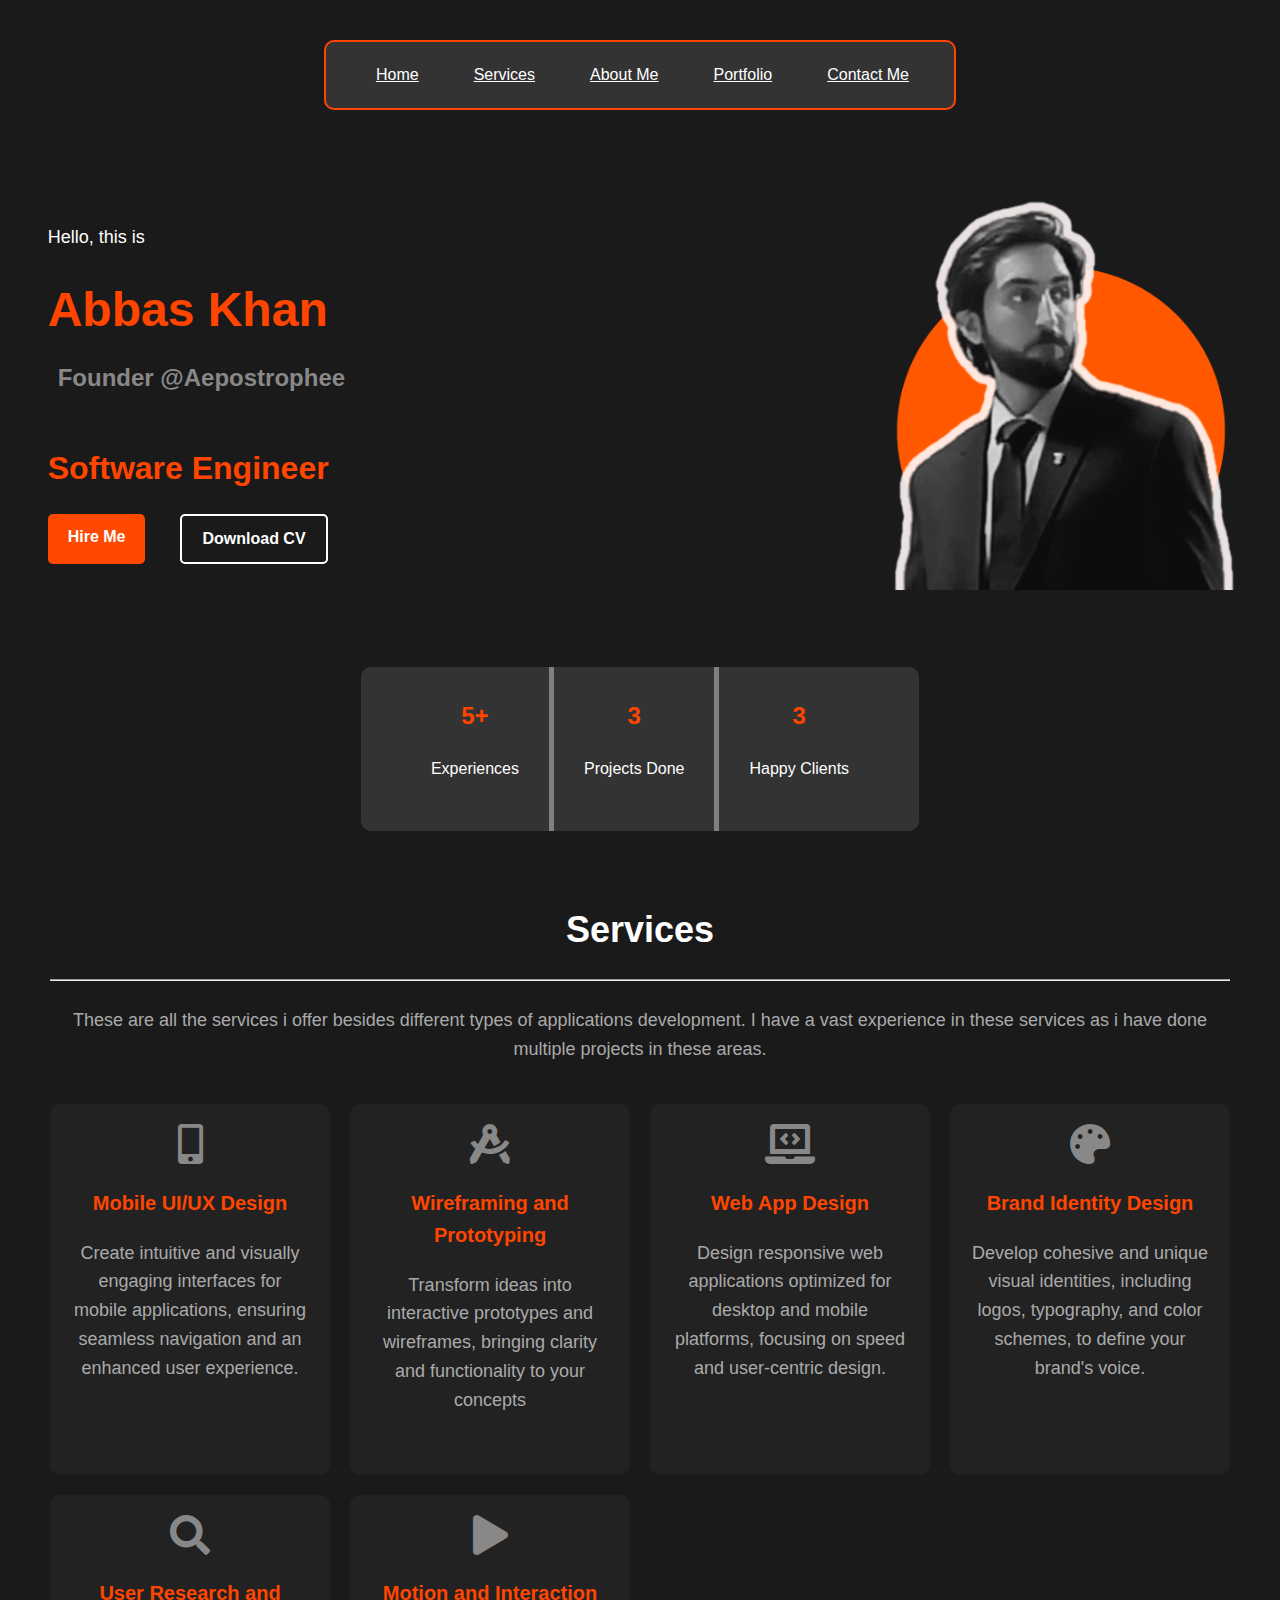
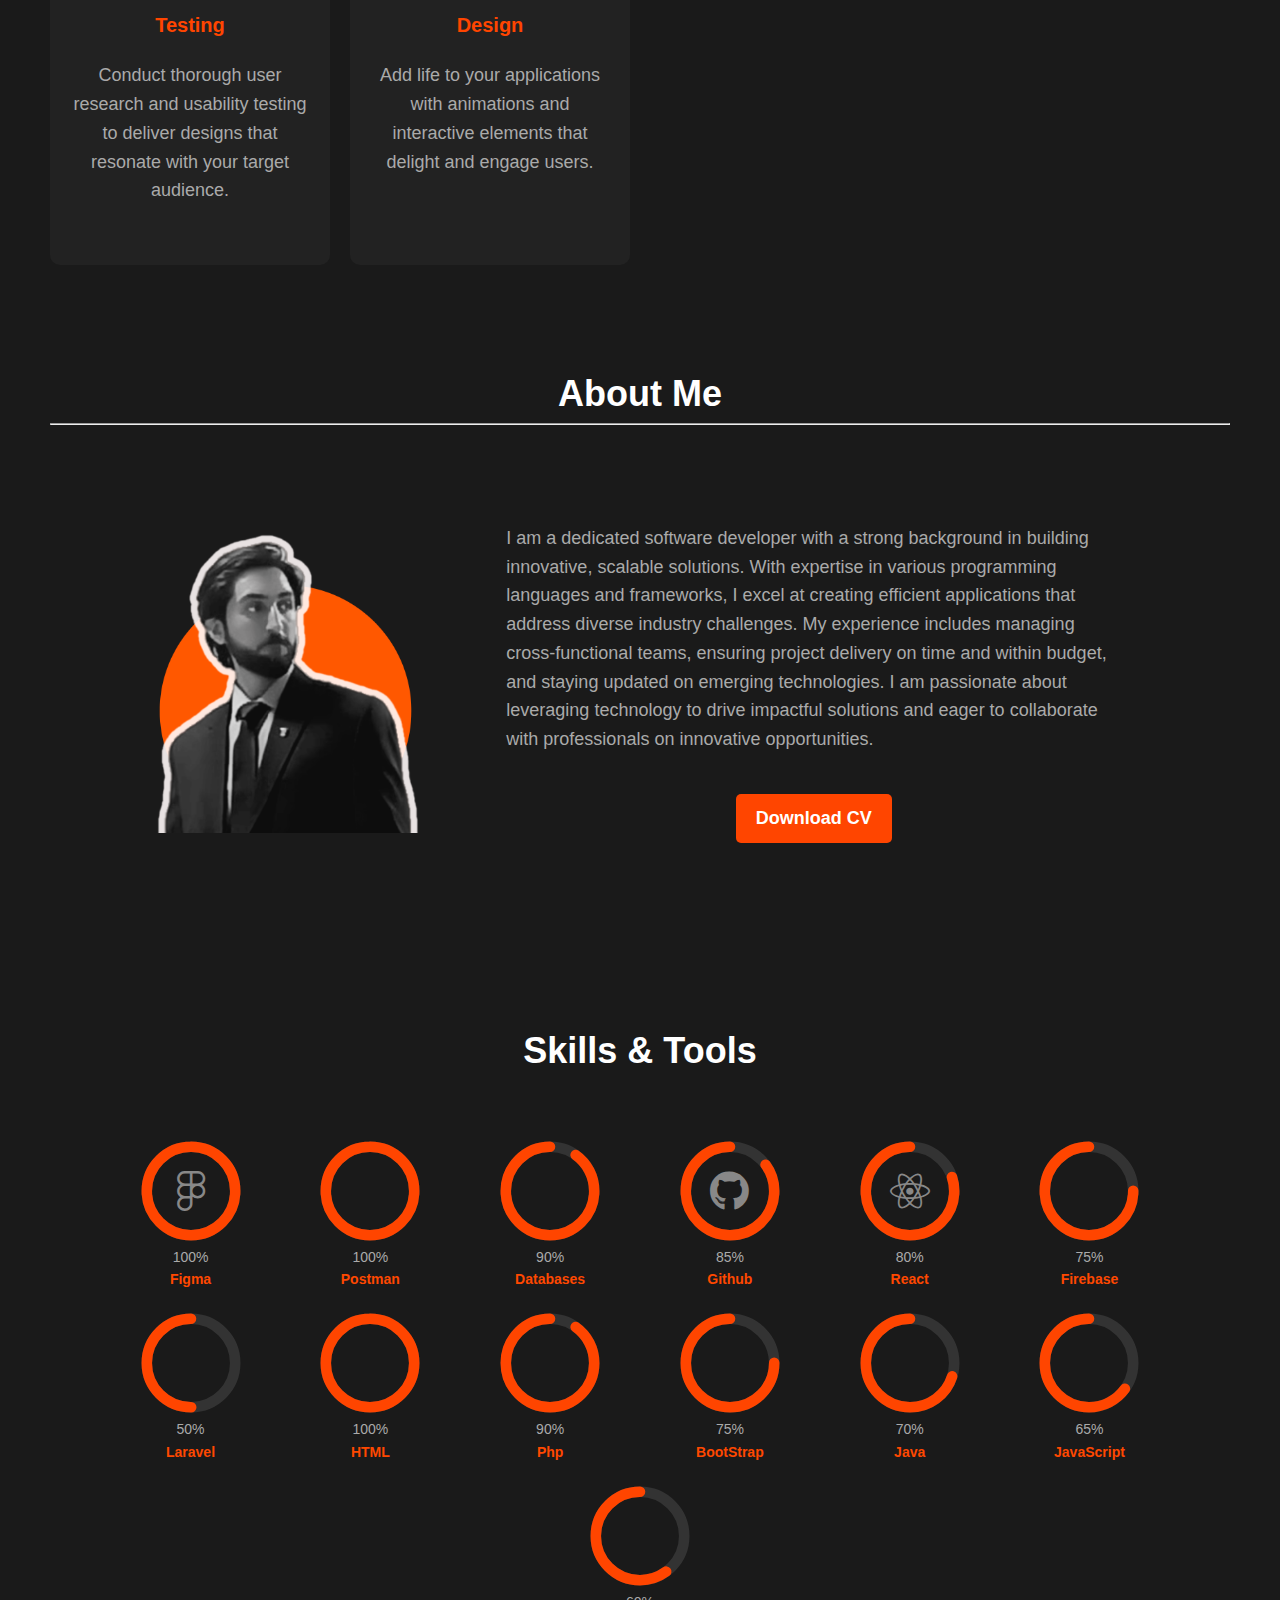
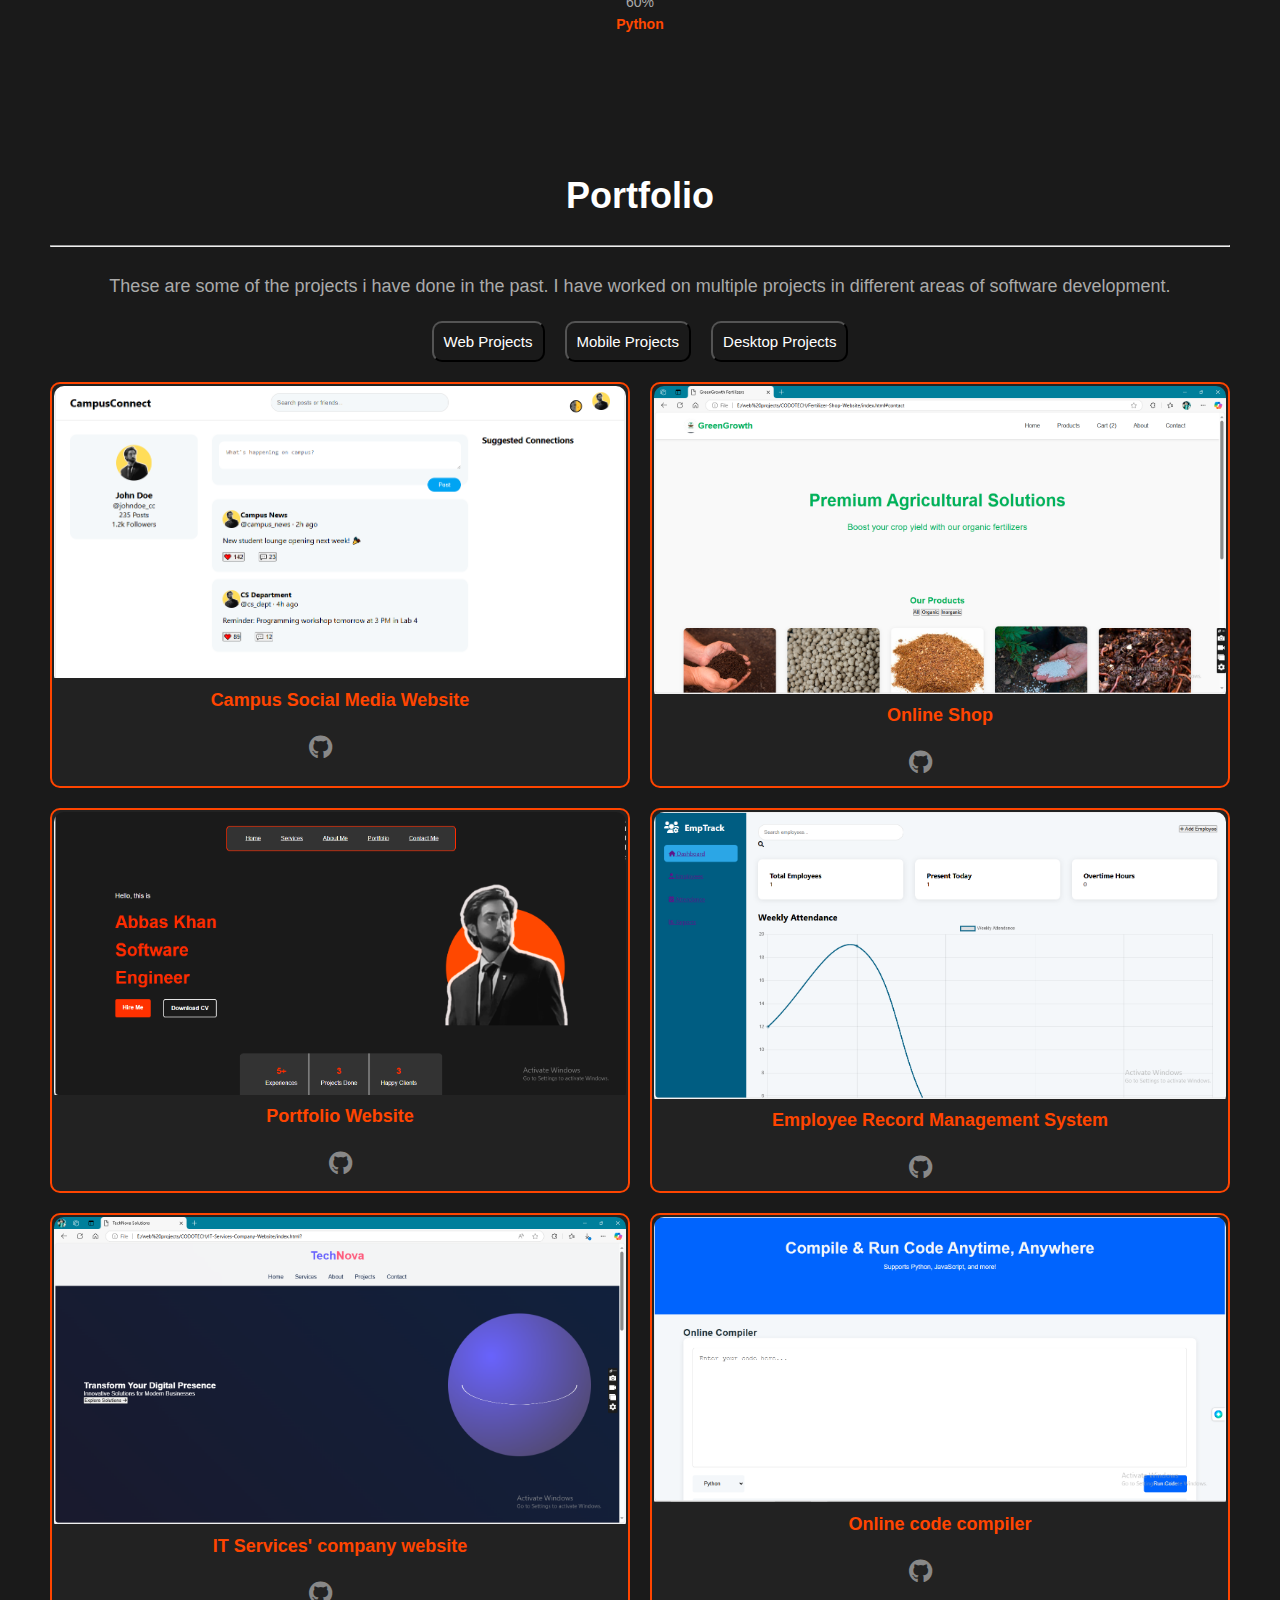
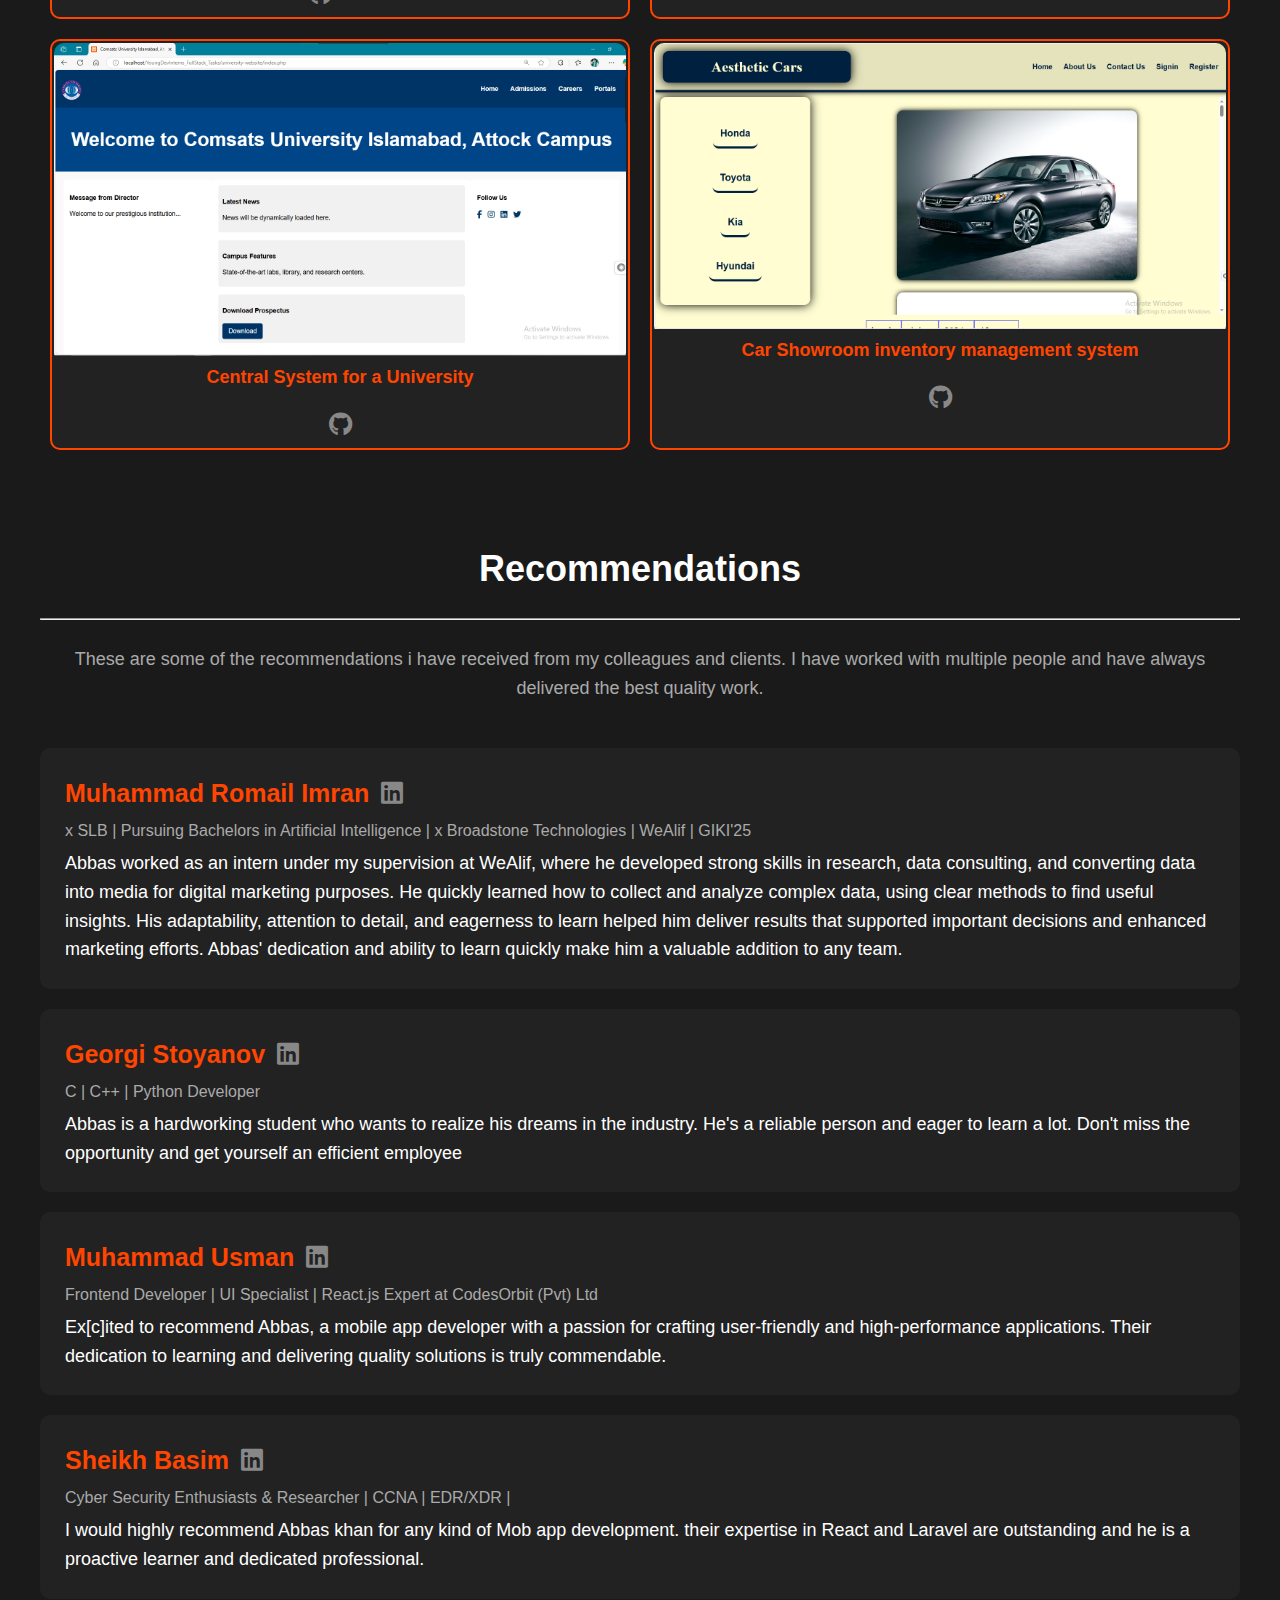
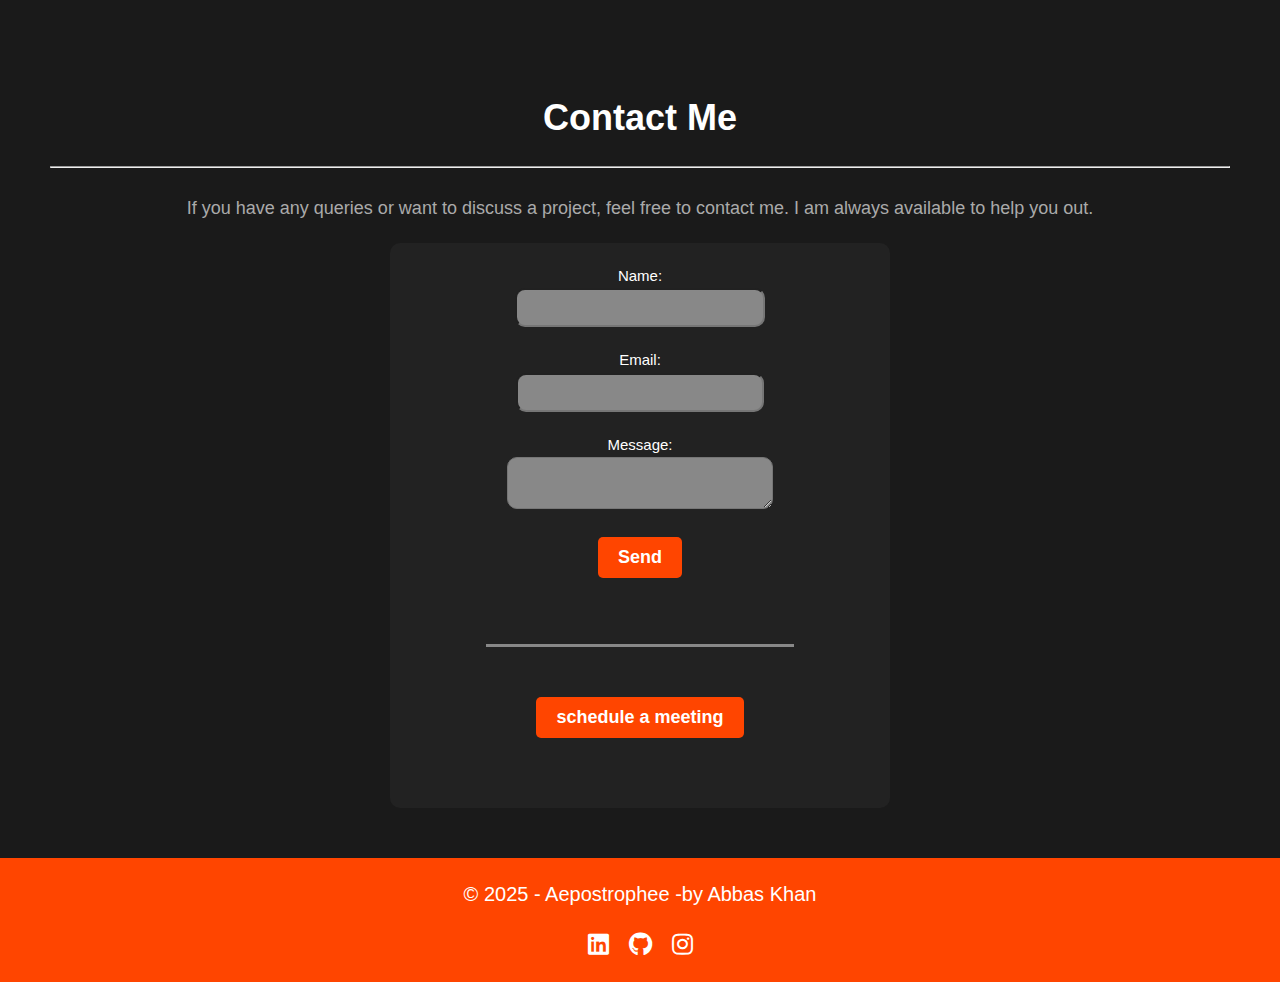
<file: index.html>
<!DOCTYPE html>
<html lang="en">

<head>
    <meta charset="UTF-8">
    <meta name="viewport" content="width=device-width, initial-scale=1.0">
    <link href="https://cdnjs.cloudflare.com/ajax/libs/font-awesome/5.15.4/css/all.min.css" rel="stylesheet">
    <title>The Abbas Khan</title>
    <link rel="stylesheet" href="css/styles.css">
    <!--script src="https://kit.fontawesome.com/6e98f21a5d.js" crossorigin="anonymous"></script-->
    <!--script src="https://kit.fontawesome.com/6e98f21a5d.js" crossorigin="anonymous"></!--script-->
    

 <!--------------------------------------------------------------------------------------------------------------------------------------------------------------------------------------->

    <script>
        document.addEventListener("DOMContentLoaded", function () {
            const portfolioCards = document.querySelectorAll(".portfolio-card");
            const buttons = document.querySelectorAll(".portfolio-button");

            function filterCategory(category) {
                portfolioCards.forEach(card => {
                    const cardCategory = card.getAttribute("data-category");
                    if (category === "all" || cardCategory === category) {
                        card.style.display = "block";
                    } else {
                        card.style.display = "none";
                    }
                });
            }

            // Event listeners for category buttons
            document.getElementById("web-btn").addEventListener("click", () => filterCategory("web"));
            document.getElementById("mobile-btn").addEventListener("click", () => filterCategory("mobile"));
            document.getElementById("desktop-btn").addEventListener("click", () => filterCategory("desktop"));

            // Optional: Show all projects by default
            filterCategory("web");
        });



        document.querySelectorAll(".skill").forEach((skill) => {
            const percent = skill.getAttribute("data-percent");
            const progressCircle = skill.querySelector(".progress");
            const radius = 60; // Radius of the circle
            const circumference = 2 * Math.PI * radius; // Circumference of the circle
            const offset = circumference - (percent / 100) * circumference; // Calculate offset

            // Set the progress circle's stroke-dasharray and stroke-dashoffset
            progressCircle.style.strokeDasharray = circumference;
            progressCircle.style.strokeDashoffset = offset;
        });

        /*function handlePress() {
            alert("Please contact me on my email address to schedule a meeting.");
            //i want to add a calendly link here to schedule a meeting

        }*/
    </script>

</head>

<body>
    <header>
        <nav>
            <a href="#home" class="nav-item">
                <i class="fa-solid fa-house fa-xl" style="color: #ffffff;"></i>
                <span>Home</span>
            </a>
            <a href="#services" class="nav-item">
                <i class="fa-solid fa-laptop-code fa-xl" style="color: #ffffff;"></i>
                <span>Services</span>
            </a>
            <a href="#Aboutme" class="nav-item">
                <i class="fa-solid fa-user fa-xl" style="color: #ffffff;"></i>
                <span>About Me</span>
            </a>
            <a href="#portfolio" class="nav-item">
                <i class="fa-solid fa-briefcase fa-xl" style="color: #ffffff;"></i>
                <span>Portfolio</span>
            </a>
            <a href="#contact" class="nav-item">
                <i class="fa-solid fa-envelope fa-xl" style="color: #ffffff;"></i>
                <span>Contact Me</span>
            </a>
        </nav>

    </header>

<!--------------------------------------------------------------------------------------------------------------------------------------------------------------------------------------->

    <section class="hero" id="home">
        <div class="container">
            <div class="content">
                <p>Hello, this is</p>
                <h1>Abbas Khan</h1>
                <h5>Founder @Aepostrophee</h5>
                <br>
                <h3>Software Engineer</h3>
                <div class="buttons">
                    <a href="https://www.linkedin.com/in/the-abbas-khan/" target="_blank" class="btn-primary">Hire Me</a>
                    <a href="./assets/web_dev_resume.pdf" class="btn-secondary">Download CV</a>
                </div>
            </div>
            <div class="image">
                <img src="./assets/pp6.png" alt="Abbas Khan" style="border-radius: 5%; max-width: 400px;">
            </div>
        </div>
        <div class="stats">
        <div>
            <h3>5+</h3>
            <p>Experiences</p>
        </div>
        <div style="border-left:5px solid grey;border-right:5px solid grey;">
            <h3>3</h3>
            <p>Projects Done</p>
        </div>
        <div>
            <h3>3</h3>
            <p>Happy Clients</p>
        </div>
        </div>
    </section>

<!--------------------------------------------------------------------------------------------------------------------------------------------------------------------------------------->

    <section class="services" id="services">
        <h2>Services</h2>
        <hr>
        <br>
        <p>
            These are all the services i offer besides different types of applications development.
             I have a vast experience in these services as i have done multiple projects in these areas.
        </p>
        <div class="service-cards">
            <div class="service-card">
                <i class="fas fa-mobile-alt"></i>
                <h3>Mobile UI/UX Design</h3>
                <p>Create intuitive and visually engaging interfaces for mobile applications, ensuring seamless navigation and an enhanced user experience.</p>
            </div>
            <div class="service-card">
                <i class="fas fa-drafting-compass"></i>
                <h3>Wireframing and Prototyping</h3>
                <p>Transform ideas into interactive prototypes and wireframes, bringing clarity and functionality to your concepts</p>
            </div>
            <div class="service-card">
                <i class="fas fa-laptop-code"></i>
                <h3>Web App Design</h3>
                <p>Design responsive web applications optimized for desktop and mobile platforms, focusing on speed and user-centric design.</p>
            </div>
            <div class="service-card">
                <i class="fas fa-palette"></i>
                <h3>Brand Identity Design</h3>
                <p>Develop cohesive and unique visual identities, including logos, typography, and color schemes, to define your brand's voice.</p>
            </div>
            <div class="service-card">
                <i class="fas fa-search"></i>
                <h3>User Research and Testing</h3>
                <p>Conduct thorough user research and usability testing to deliver designs that resonate with your target audience.</p>
            </div>
            <div class="service-card">
                <i class="fas fa-play"></i>
                <h3>Motion and Interaction Design</h3>
                <p>Add life to your applications with animations and interactive elements that delight and engage users.</p>
            </div>
        </div>
    </section>

<!--------------------------------------------------------------------------------------------------------------------------------------------------------------------------------------->

    <section class="about" id="Aboutme">
        <h2>About Me<br><hr></h2>
        <div class="about-content">
            <div class="image">
                <img src="./assets/pp6.png" alt="Abbas Khan" style="width: 100%; border-radius: 10px;">
            </div>
            <div class="text">
                <p>I am a dedicated software developer with a strong background in building innovative, scalable solutions. 
                    With expertise in various programming languages and frameworks, I excel at creating efficient applications 
                    that address diverse industry challenges.

                    My experience includes managing cross-functional teams, ensuring project delivery on time and within budget, 
                    and staying updated on emerging technologies. I am passionate about leveraging technology to drive impactful 
                    solutions and eager to collaborate with professionals on innovative opportunities.</p>
                <a href="./assets/web_dev_resume.pdf" class="download-cv" download="Abbas_Khan's_Resume">Download CV</a>
            </div>
        </div>
    </section>

<!--------------------------------------------------------------------------------------------------------------------------------------------------------------------------------------->

    <section class="skill-section">
    <h2>Skills & Tools</h2>
    <div class="skill-container">
        <!-- Figma -->
        <div class="skill">
            <div class="icon-container">
            <svg viewBox="0 0 36 36" class="circular-chart">
                <path class="circle-bg" d="M18 2.0845 a 15.9155 15.9155 0 1 0 0 31.831 a 15.9155 15.9155 0 1 0 0 -31.831" />
                <path class="circle" stroke-dasharray="100, 100" d="M18 2.0845 a 15.9155 15.9155 0 1 0 0 31.831 a 15.9155 15.9155 0 1 0 0 -31.831" />
            </svg>
            <i class="fab fa-figma icon"></i>
            </div>
            <p>100%<br><r>Figma</r></p>
        </div>

        <!-- Postman -->
        <div class="skill">
            <div class="icon-container">
            <svg viewBox="0 0 36 36" class="circular-chart">
                <path class="circle-bg" d="M18 2.0845 a 15.9155 15.9155 0 1 0 0 31.831 a 15.9155 15.9155 0 1 0 0 -31.831" />
                <path class="circle" stroke-dasharray="100, 100" d="M18 2.0845 a 15.9155 15.9155 0 1 0 0 31.831 a 15.9155 15.9155 0 1 0 0 -31.831" />
            </svg>
            <i class="fa-solid fa-user-astronaut icon"></i>
            </div>
            <p>100%<br><r>Postman</r></p>
        </div>


        <!-- Databases -->
        <div class="skill">
            <div class="icon-container">
            <svg viewBox="0 0 36 36" class="circular-chart">
                <path class="circle-bg" d="M18 2.0845 a 15.9155 15.9155 0 1 0 0 31.831 a 15.9155 15.9155 0 1 0 0 -31.831" />
                <path class="circle" stroke-dasharray="90, 100" d="M18 2.0845 a 15.9155 15.9155 0 1 0 0 31.831 a 15.9155 15.9155 0 1 0 0 -31.831" />
            </svg>
            <i class="fa-solid fa-database icon"></i>
            </div>
            <p>90%<br><r>Databases</r></p>
        </div>

        <!-- Github -->
        <div class="skill">
            <div class="icon-container">
            <svg viewBox="0 0 36 36" class="circular-chart">
                <path class="circle-bg" d="M18 2.0845 a 15.9155 15.9155 0 1 0 0 31.831 a 15.9155 15.9155 0 1 0 0 -31.831" />
                <path class="circle" stroke-dasharray="85, 100" d="M18 2.0845 a 15.9155 15.9155 0 1 0 0 31.831 a 15.9155 15.9155 0 1 0 0 -31.831" />
            </svg>
            <i class="fab fa-github icon"></i>
            </div>
            <p>85%<br><r>Github</r></p>
        </div>

        <!-- react -->
        <div class="skill">
            <div class="icon-container">
            <svg viewBox="0 0 36 36" class="circular-chart">
                <path class="circle-bg" d="M18 2.0845 a 15.9155 15.9155 0 1 0 0 31.831 a 15.9155 15.9155 0 1 0 0 -31.831" />
                <path class="circle" stroke-dasharray="80, 100" d="M18 2.0845 a 15.9155 15.9155 0 1 0 0 31.831 a 15.9155 15.9155 0 1 0 0 -31.831" />
            </svg>
            <i class="fab fa-react icon"></i>
            </div>
            <p>80%<br><r>React</r></p>
        </div>
        
        <!-- Firebase -->
        <div class="skill">
            <div class="icon-container">
            <svg viewBox="0 0 36 36" class="circular-chart">
                <path class="circle-bg" d="M18 2.0845 a 15.9155 15.9155 0 1 0 0 31.831 a 15.9155 15.9155 0 1 0 0 -31.831" />
                <path class="circle" stroke-dasharray="75, 100" d="M18 2.0845 a 15.9155 15.9155 0 1 0 0 31.831 a 15.9155 15.9155 0 1 0 0 -31.831" />
            </svg>
            <i class="fa-solid fa-fire icon"></i>
            </div>  
            <p>75%<br><r>Firebase</r></p>
        </div>
        
        <!-- laravel -->
        <div class="skill">
            <div class="icon-container">
            <svg viewBox="0 0 36 36" class="circular-chart">
                <path class="circle-bg" d="M18 2.0845 a 15.9155 15.9155 0 1 0 0 31.831 a 15.9155 15.9155 0 1 0 0 -31.831" />
                <path class="circle" stroke-dasharray="50, 100" d="M18 2.0845 a 15.9155 15.9155 0 1 0 0 31.831 a 15.9155 15.9155 0 1 0 0 -31.831" />
            </svg>
            <i class="fa-brands fa-laravel icon"></i>
            </div>
            <p>50%<br><r>Laravel</r></p>
        </div>

        <!-- html -->
        <div class="skill">
            <div class="icon-container">
            <svg viewBox="0 0 36 36" class="circular-chart">
                <path class="circle-bg" d="M18 2.0845 a 15.9155 15.9155 0 1 0 0 31.831 a 15.9155 15.9155 0 1 0 0 -31.831" />
                <path class="circle" stroke-dasharray="100, 100" d="M18 2.0845 a 15.9155 15.9155 0 1 0 0 31.831 a 15.9155 15.9155 0 1 0 0 -31.831" />
            </svg>
            <i class="fa-brands fa-html5 icon"></i>
            </div>  
            <p>100%<br><r>HTML</r></p>
        </div>

        <!-- php -->
        <div class="skill">
            <div class="icon-container">
            <svg viewBox="0 0 36 36" class="circular-chart">
                <path class="circle-bg" d="M18 2.0845 a 15.9155 15.9155 0 1 0 0 31.831 a 15.9155 15.9155 0 1 0 0 -31.831" />
                <path class="circle" stroke-dasharray="90, 100" d="M18 2.0845 a 15.9155 15.9155 0 1 0 0 31.831 a 15.9155 15.9155 0 1 0 0 -31.831" />
            </svg>
            <i class="fa-brands fa-php icon"></i>
            </div>
            <p>90%<br><r>Php</r></p>
        </div>
        
        <!-- BootStrap -->
        <div class="skill">
            <div class="icon-container">
            <svg viewBox="0 0 36 36" class="circular-chart">
                <path class="circle-bg" d="M18 2.0845 a 15.9155 15.9155 0 1 0 0 31.831 a 15.9155 15.9155 0 1 0 0 -31.831" />
                <path class="circle" stroke-dasharray="75, 100" d="M18 2.0845 a 15.9155 15.9155 0 1 0 0 31.831 a 15.9155 15.9155 0 1 0 0 -31.831" />
            </svg>
            <i class="fa-brands fa-bootstrap icon"></i>
            </div>
            <p>75%<br><r>BootStrap</r></p>
        </div>

        <!-- Java -->
        <div class="skill">
            <div class="icon-container">
            <svg viewBox="0 0 36 36" class="circular-chart">
                <path class="circle-bg" d="M18 2.0845 a 15.9155 15.9155 0 1 0 0 31.831 a 15.9155 15.9155 0 1 0 0 -31.831" />
                <path class="circle" stroke-dasharray="70, 100" d="M18 2.0845 a 15.9155 15.9155 0 1 0 0 31.831 a 15.9155 15.9155 0 1 0 0 -31.831" />
            </svg>
            <i class="fa-brands fa-java icon"></i>
            </div>  
            <p>70%<br><r>Java</r></p>
        </div>  
        
        <!-- JavaScript -->
        <div class="skill">
            <div class="icon-container">
            <svg viewBox="0 0 36 36" class="circular-chart">
                <path class="circle-bg" d="M18 2.0845 a 15.9155 15.9155 0 1 0 0 31.831 a 15.9155 15.9155 0 1 0 0 -31.831" />
                <path class="circle" stroke-dasharray="65, 100" d="M18 2.0845 a 15.9155 15.9155 0 1 0 0 31.831 a 15.9155 15.9155 0 1 0 0 -31.831" />
            </svg>
            <i class="fa-brands fa-js icon"></i>
            </div>  
            <p>65%<br><r>JavaScript</r></p>
        </div> 
        
        <!-- Python -->
        <div class="skill">
            <div class="icon-container">
            <svg viewBox="0 0 36 36" class="circular-chart">
                <path class="circle-bg" d="M18 2.0845 a 15.9155 15.9155 0 1 0 0 31.831 a 15.9155 15.9155 0 1 0 0 -31.831" />
                <path class="circle" stroke-dasharray="60, 100" d="M18 2.0845 a 15.9155 15.9155 0 1 0 0 31.831 a 15.9155 15.9155 0 1 0 0 -31.831" />
            </svg>
            <i class="fa-brands fa-python icon"></i>
            </div>  
            <p>60%<br><r>Python</r></p>
        </div> 

    </div>
        
    </section>

<!--------------------------------------------------------------------------------------------------------------------------------------------------------------------------------------->

    <section class="portfolio" id="portfolio">
        <h2>Portfolio</h2>
        <hr>
        <br>
        <p>
            These are some of the projects i have done in the past. I have worked on multiple projects in different areas of software development.
        </p>
        <div id="portfolio-buttons" class="portfolio-buttons">
            <button id="web-btn" class="portfolio-button">Web Projects</button>
            <button id="mobile-btn" class="portfolio-button">Mobile Projects</button>
            <button id="desktop-btn" class="portfolio-button">Desktop Projects</button>
        </div>

        <div class="cards">
            <div class="portfolio-card" data-category="web">
                <div class="imgbox">
                    <img src="./assets/screenshots/web/CampusConnect.png">
                    <div class="content">
                        <div class="textdetails">
                            CampusConnect is a very basic version or a template of a website that replicates 
                            a social media of a university campus. This website can be used by any organization 
                            intends to develop a social media platform but only for their enrolled or employed individuals.
                            it offers functionalities such as liking & commenting on posts, and toggling theme.
                        </div>
                    </div>
                </div>
                <p>Campus Social Media Website</p>
                <div class="p_icons">
                    <a href="https://www.github.com/flickShot555/CODOTECH/tree/main/College-Social-Media-Website" target="_blank"><i class="fab fa-github"></i></a>
                    <a href="assets/projects/CampusConnect/index.html" target="_blank"><i class="fas fa-share-from-square"></i> </a>
                </div>
            </div>

            <div class="portfolio-card" data-category="web">
                <div class="imgbox">
                    <img src="./assets/screenshots/web/e-commerce.PNG">
                    <div class="content">
                        <div class="textdetails">
                            this website shows the working of an e-commerce site, it offers features such as 
                            active-cart-response, bill calculation, product searching (for users), dynamic 
                            product rendering (for developers).
                            a dummy theme of fertilizers is used in this, while in actual,any theme 
                            can be used on this template.
                            tech stack used in this project is HTML/CSS/JS.
                        </div>
                    </div>
                </div>
                <p>Online Shop</p>
                <div class="p_icons">
                    <a href="https://github.com/flickShot555/CODOTECH/tree/main/Fertilizer-Shop-Website" target="_blank"><i class="fab fa-github"></i></a>
                    <a href="assets/projects/e-commerce/index.html" target="_blank"><i class="fas fa-share-from-square"></i> </a>
                </div>
            </div>

            <div class="portfolio-card" data-category="web">
                <div class="imgbox">
                    <img src="./assets/screenshots/web/my-website.png">
                    <div class="content">
                        <div class="textdetails">
                            This website is the demonstration of my portflio website, that can be uesd by any fresher as 
                            a template for developing his/her portfolio website. All the images used in this website/project 
                            are completely genuine and not copyright of any party.
                            tech stack used in developing this project is HTML/CSS/JS.
                        </div>
                    </div>
                </div>
                <p>Portfolio Website</p>
                <div class="p_icons">
                    <a href="https://github.com/flickShot555/personal-portfolio" target="_blank"><i class="fab fa-github"></i></a>
                    <!--a href="assets/projects/" target="_blank"><i class="fas fa-share-from-square">try it!</i> </!a-->
                </div>
            </div>

            <div class="portfolio-card" data-category="web">
                <div class="imgbox">
                    <img src="./assets/screenshots/web/empTrack.PNG">
                    <div class="content">
                        <div class="textdetails">
                            empTrack is a website developed for the businesses that wants to run their record keeping systems
                            on a cloud server. it allows features such as marking attendance of employees, viewing the report 
                            graphically, exporting the report in a CSV file, adding a new employee, searching an existing employee.
                            tech stack used in this project is simply HTML/CSS/JS.
                            visit the github repo using the below link.
                        </div>
                    </div>
                </div>
                <p>Employee Record Management System</p>
                <div class="p_icons">
                    <a href="https://www.github.com/flickShot555/CODOTECH/tree/main/Employee-Management-Website" target="_blank"><i class="fab fa-github"></i></a>
                    <a href="assets/projects/empTrack/index.html" target="_blank"><i class="fas fa-share-from-square"></i> </a>
                </div>
            </div>

            <div class="portfolio-card" data-category="web">
                <div class="imgbox">
                    <img src="./assets/screenshots/web/IT-services.PNG">
                    <div class="content">
                        <div class="textdetails">
                            This website is developed for a company that offers software solutions. this website can be used 
                            as a template for developing landing pages for any kind of businesses. this project also demonstrates 
                            animation using javascript only.
                            tech stack used for developing this project is HTML/CSS/JS.
                        </div>
                    </div>
                </div>
                <p>IT Services' company website</p>
                <div class="p_icons">
                    <a href="https://github.com/flickShot555/CODOTECH/tree/main/IT-Services-Company-Website" target="_blank"><i class="fab fa-github"></i></a>
                    <a href="assets/projects/IT-services/index.html" target="_blank"><i class="fas fa-share-from-square"></i> </a>
                </div>
            </div>

            <div class="portfolio-card" data-category="web">
                <div class="imgbox">
                    <img src="./assets/screenshots/web/online-compiler.PNG">
                    <div class="content">
                        <div class="textdetails">
                            this website is a demonstration of how a website can be used for solving 
                            complier problems for the people who are either having difficulties or are 
                            unable to do configurations sucessfully on their systems.
                            tech stack used in this project is HTML/CS/JS.
                            visit github repo for complete project's source code with the following link.
                        </div>
                    </div>
                </div>
                <p>Online code compiler</p>
                <div class="p_icons">
                    <a href="https://github.com/flickShot555/CODOTECH/tree/main/Online-Compiler-Website" target="_blank"><i class="fab fa-github"></i></a>
                    <a href="assets/projects/online-compiler/index.html" target="_blank"><i class="fas fa-share-from-square"></i> </a>
                </div>
            </div>

            <div class="portfolio-card" data-category="web">
                <div class="imgbox">
                    <img src="./assets/screenshots/web/university-management-system.png">
                    <div class="content">
                        <div class="textdetails">
                        The University Management System is a comprehensive web-based platform designed to streamline and automate 
                        various administrative tasks within a university. It provides a centralized system for managing student records, 
                        course registration, faculty information, and academic resources. The system offers features such as student 
                        enrollment, grade management, class scheduling, and communication tools for students, faculty, and administrators.
                        </div>
                    </div>
                </div>
                <p>Central System for a University</p>
                <div class="p_icons">
                    <a href="https://github.com/flickShot555/YoungDevInterns_FullStack_Tasks/tree/main/university-website" target="_blank"><i class="fab fa-github"></i></a>
                </div>
            </div>

            <div class="portfolio-card" data-category="web">
                <div class="imgbox">
                    <img src="./assets/screenshots/web/car-showroom-system.png">
                    <div class="content">
                        <div class="textdetails">
                            Car Showroom system is web based software that is intended to be used by the employees of a car showroom.
                            this system offers features such as adding a new car, updating the existing car, deleting a car, searching
                            a car, and viewing the complete inventory of the showroom. 
                            tech stack used in this project is HTML/CSS/JS.

                        </div>
                    </div>
                </div>
                <p>Car Showroom inventory management system</p>
                <div class="p_icons">
                    <a href="https://github.com/flickShot555/car-showroom-management-system" target="_blank"><i class="fab fa-github"></i></a>
                </div>
            </div>

            <div class="portfolio-card" data-category="desktop">
                <div class="imgbox">
                    <img src="./assets/screenshots/desktop/automobile-sales-management-system.PNG">
                    <div class="content">
                        <div class="textdetails">
                            This is a desktop based fotware solution for an automobile dealership, it offers a wide variety
                            of features such as dynamic vehicle record entry, record deletion, persistant record management
                            using file management.
                            tech stack used in this project is Java.
                        </div>
                    </div>
                </div>
                <p>an automobile sales management system</p>
                <div class="p_icons">
                    <a href="https://github.com/flickShot555/Automobile.Sales.Management.System" target="_blank"><i class="fab fa-github"></i></a>
                </div>
            </div>

            <div class="portfolio-card" data-category="desktop">
                <div class="imgbox">
                    <img src="./assets/screenshots/desktop/contact-manager.PNG">
                    <div class="content">
                        <div class="textdetails">
                            Contact manager is a contact storage system that is intended to be used by the people who are
                            having difficulties in managing their contacts. this system offers features such as adding a new
                            contact, updating an existing contact, deleting a contact, searching a contact, and viewing the
                            complete list of contacts.
                            tech stack used in this project is Python.
                        </div>
                    </div>
                </div>
                <p>calling now simpler! simple contact manager</p>
                <div class="p_icons">
                    <a href="https://github.com/flickShot555/PRODIGY_SD_03" target="_blank"><i class="fab fa-github"></i></a>
                </div>
            </div>

            <div class="portfolio-card" data-category="desktop">
                <div class="imgbox">
                    <img src="./assets/screenshots/desktop/temp-converter.PNG">
                    <div class="content">
                        <div class="textdetails">
                            temperature converter is a flask based desktop based software solution that is intended to be 
                            used by the people who are having difficulties in converting temperature from one unit to another.
                            it is simple, yet provides ease in conversion as well as a demonstration of using flask in desktop.
                            tech stack used in this project is Python (Flask).
                            visit github through the link below
                        </div>
                    </div>
                </div>
                <p>temprature conversion system</p>
                <div class="p_icons">
                    <a href="https://github.com/flickShot555/PRODIGY_SD_01" target="_blank"><i class="fab fa-github"></i></a>
                </div>
            </div>

            <div class="portfolio-card" data-category="mobile">
                <div class="imgbox">
                    <img src="./assets/screenshots/mobile/portfolio.jpg">
                    <div class="content">
                        <div class="textdetails">
                            This project is developed to demonstrate the rendering of UI elements of react-native on a 
                            mobile device. This project is a simple portfolio application that displays the user's basic 
                            details, his skills, and the projects he has done in the past. also, there is a very fun part 
                            at the end where the contact methods are opened in the respective applications.
                            the tech stack used in this project is Javascript (React-Native).
                            visit the github portfolio through the following link.
                        </div>
                    </div>
                </div>
                <p>a simple portfolio</p>
                <div class="p_icons">
                    <a href="https://www.github.com/flickShot555/Cognifyz-Tech/tree/main/basicUILayoutApp" target="_blank"><i class="fab fa-github"></i></a>
                </div>
            </div>

            <div class="portfolio-card" data-category="mobile">
                <div class="imgbox">
                    <img src="./assets/screenshots/mobile/WaterReminderApp.png">
                    <div class="content">
                        <div class="textdetails">
                            water reminder app is a mobile application that is intended to be used by the people who do not readily
                            take care of their water levels in their bodies. the application sends reminder notifications to the 
                            users device after a certain time, and the user can then snooze the notification until the next time interval.
                            it is very eficiently designed and developed using react-native, which will be evident from the source code 
                            and the UI.
                            visit the github repo through the following link.
                        </div>
                    </div>
                </div>
                <p>Water Reminder App</p>
                <div class="p_icons">
                    <a href="https://github.com/flickShot555/water-reminder-app" target="_blank"><i class="fab fa-github"></i></a>
                </div>
            </div>

        </div>
    </section>

<!--------------------------------------------------------------------------------------------------------------------------------------------------------------------------------------->

    <section class="recommendations" id="recommendations">
        <h2>Recommendations</h2>
        <hr>
        <br>
        <p>
            These are some of the recommendations i have received from my colleagues and clients. 
            I have worked with multiple people and have always delivered the best quality work.
        </p>
        <br>
    
        <div class="holder">
            <div class="recommendation-card">
                <div class="heading">
                    Muhammad Romail Imran <a href="https://www.linkedin.com/in/muhammad-romail-imran-96b13818b/" target="_blank"><i class="fab fa-linkedin"></i></a>
                </div>
                <div class="bio">
                    x SLB | Pursuing Bachelors in Artificial Intelligence | x Broadstone Technologies | WeAlif | GIKI'25
                </div>
                <div class="text">
                Abbas worked as an intern under my supervision at WeAlif, where he developed strong skills in research, 
                data consulting, and converting data into media for digital marketing purposes. He quickly learned how 
                to collect and analyze complex data, using clear methods to find useful insights. His adaptability, 
                attention to detail, and eagerness to learn helped him deliver results that supported important decisions 
                and enhanced marketing efforts. Abbas' dedication and ability to learn quickly make him a valuable 
                addition to any team.
                </div>
            </div>

            <div class="recommendation-card">
                <div class="heading">
                    Georgi Stoyanov <a href="https://www.linkedin.com/in/georgi-stoyanov-714935315/" target="_blank"><i class="fab fa-linkedin"></i> </a>
                </div>
                <div class="bio">
                    C | C++ | Python Developer
                </div>
                <div class="text">
                    Abbas is a hardworking student who wants to realize his dreams in the industry. He's a reliable person 
                    and eager to learn a lot. Don't miss the opportunity and get yourself an efficient employee
                </div>
            </div>
            <div class="recommendation-card">
                <div class="heading">
                    Muhammad Usman <a href="https://www.linkedin.com/in/muhammad-usman-a8b8311a0/" target="_blank"><i class="fab fa-linkedin"></i></a>
                </div>
                <div class="bio">
                    Frontend Developer | UI Specialist | React.js Expert at CodesOrbit (Pvt) Ltd
                </div>
                <div class="text">
                Ex[c]ited to recommend Abbas, a mobile app developer with a passion for crafting user-friendly and 
                high-performance applications. Their dedication to learning and delivering quality solutions is truly commendable.
                </div>
            </div>
            <div class="recommendation-card">
                <div class="heading">
                    Sheikh Basim <a href="https://www.linkedin.com/in/sheikh-basim-38ba52278/" target="_blank"><i class="fab fa-linkedin"></i></a>
                </div>
                <div class="bio">
                    Cyber Security Enthusiasts & Researcher | CCNA | EDR/XDR |
                </div>
                <div class="text">
                I would highly recommend Abbas khan for any kind of Mob app development. 
                their expertise in React and Laravel are outstanding and he is a proactive learner and dedicated professional.
                </div>
            </div>
        </div>
        
    </section>

<!--------------------------------------------------------------------------------------------------------------------------------------------------------------------------------------->

    <section class="contact" id="contact">
            <h2>Contact Me</h2>
            <hr>
            <br>
            <p>
                If you have any queries or want to discuss a project, feel free to contact me. I am always available to help you out.
            </p>
            <form id="contact-form" class="contact-form" action="https://formspree.io/f/xeoaeejl" method="POST">
                <div>
                    <label for="name">Name:</label>
                    <input type="text" id="name" name="name" required>
                </div>

                <div>
                    <label for="email">Email:</label>
                    <input type="email" id="email" name="email" required>
                </div>

                <div>
                    <label for="message">Message:</label>
                    <textarea id="message" name="message" required></textarea>
                </div>

                <button type="submit">Send</button>
                <br>
                <div style="max-width:100%; border-top : 3px #888 solid; padding:50px;">
                <a href="https://calendly.com/abbas1795khan/30min">
                <button type="button" onclick="handlePress()">schedule a meeting</button>
                </a>
                </div>
            </form>

            <!--p id="responseMessage"></p-->
    </section>

<!------------------------------------------------------------------------------------------------------------------------------------------------------------------------------->

    <footer>
        <div class="footer-content">
            <p>&copy; 2025 - Aepostrophee -by Abbas Khan</p>
            <div class="social-icons">
                <a href="https://www.linkedin.com/in/the-abbas-khan/" target="_blank"><i class="fab fa-linkedin"></i></a>
                <a href="https://www.github.com/flickShot555/" target="_blank"><i class="fab fa-github"></i> </a>
                <a href="https://www.instagram.com/aepostrophee/" target="_blank"><i class="fab fa-instagram"></i> </a>
            </div>
        </div>
    </footer>
</body>

</html>
</file>
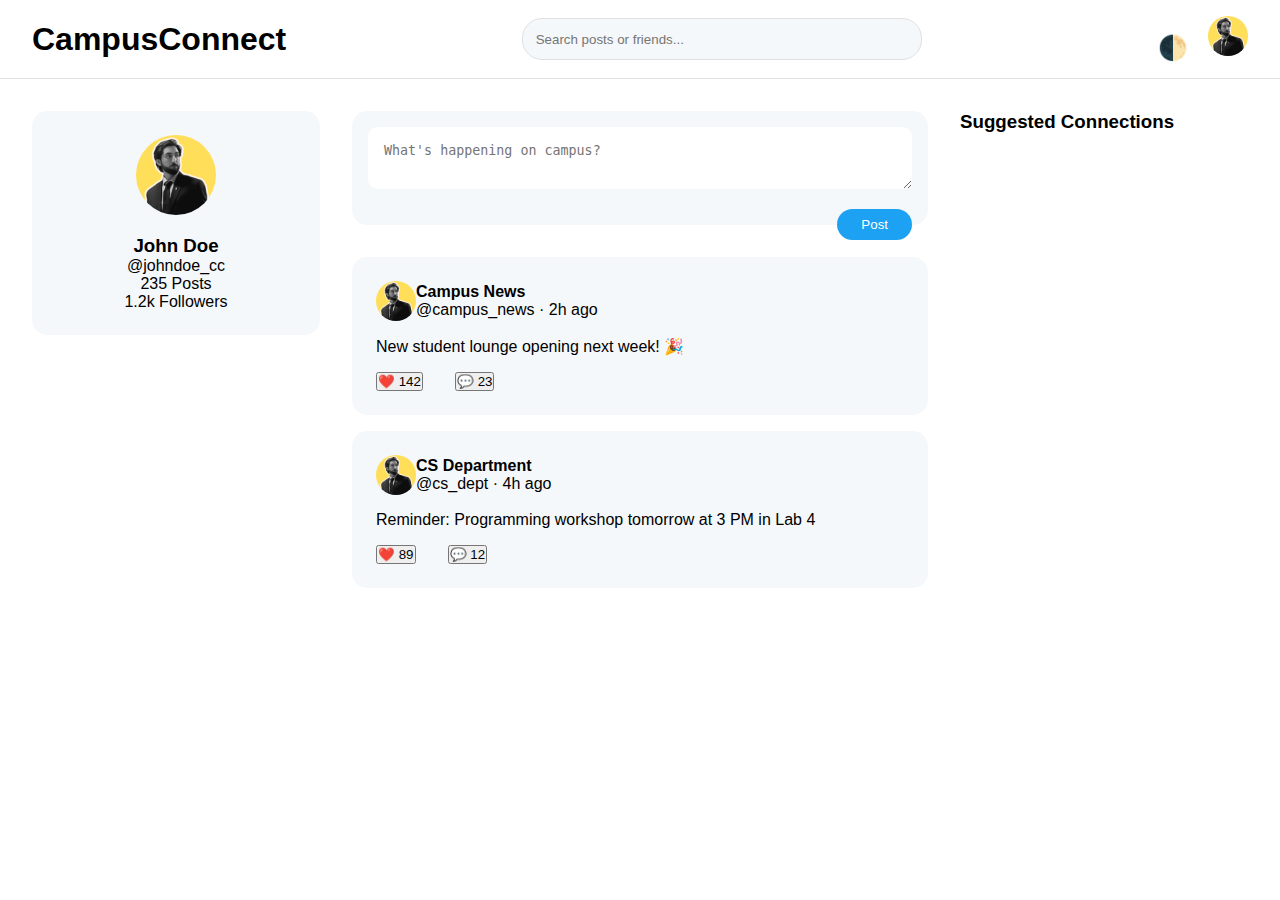
<file: assets/projects/CampusConnect/index.html>
<!DOCTYPE html>
<html lang="en">
<head>
    <meta charset="UTF-8">
    <meta name="viewport" content="width=device-width, initial-scale=1.0">
    <title>CampusConnect</title>
    <link rel="stylesheet" href="style.css">
</head>
<body>
    <!-- Navigation Bar -->
    <nav class="navbar">
        <div class="nav-left">
            <h1 class="logo">CampusConnect</h1>
        </div>
        <div class="nav-center">
            <input type="text" class="search-bar" placeholder="Search posts or friends...">
        </div>
        <div class="nav-right">
            <button id="theme-toggle" class="theme-btn">🌓</button>
            <img src="avatar-placeholder.png" alt="Profile" class="profile-pic">
        </div>
    </nav>

    <!-- Main Content -->
    <div class="container">
        <!-- Left Sidebar -->
        <aside class="sidebar">
            <div class="profile-card">
                <img src="avatar-placeholder.png" alt="Profile" class="profile-pic-large">
                <h3>John Doe</h3>
                <p>@johndoe_cc</p>
                <div class="stats">
                    <div class="stat-item">
                        <span>235</span>
                        <span>Posts</span>
                    </div>
                    <div class="stat-item">
                        <span>1.2k</span>
                        <span>Followers</span>
                    </div>
                </div>
            </div>
        </aside>

        <!-- Main Feed -->
        <main class="feed">
            <!-- Create Post -->
            <div class="create-post">
                <textarea placeholder="What's happening on campus?"></textarea>
                <button class="post-btn">Post</button>
            </div>

            <!-- Posts Container -->
            <div class="posts" id="posts-container">
                <!-- Sample Post (will be generated via JS) -->
            </div>
        </main>

        <!-- Right Sidebar -->
        <aside class="sidebar">
            <div class="suggested-users">
                <h3>Suggested Connections</h3>
                <div class="user-list">
                    <!-- Suggested users will be added via JS -->
                </div>
            </div>
        </aside>
    </div>

    <script src="script.js"></script>
</body>
</html>
</file>
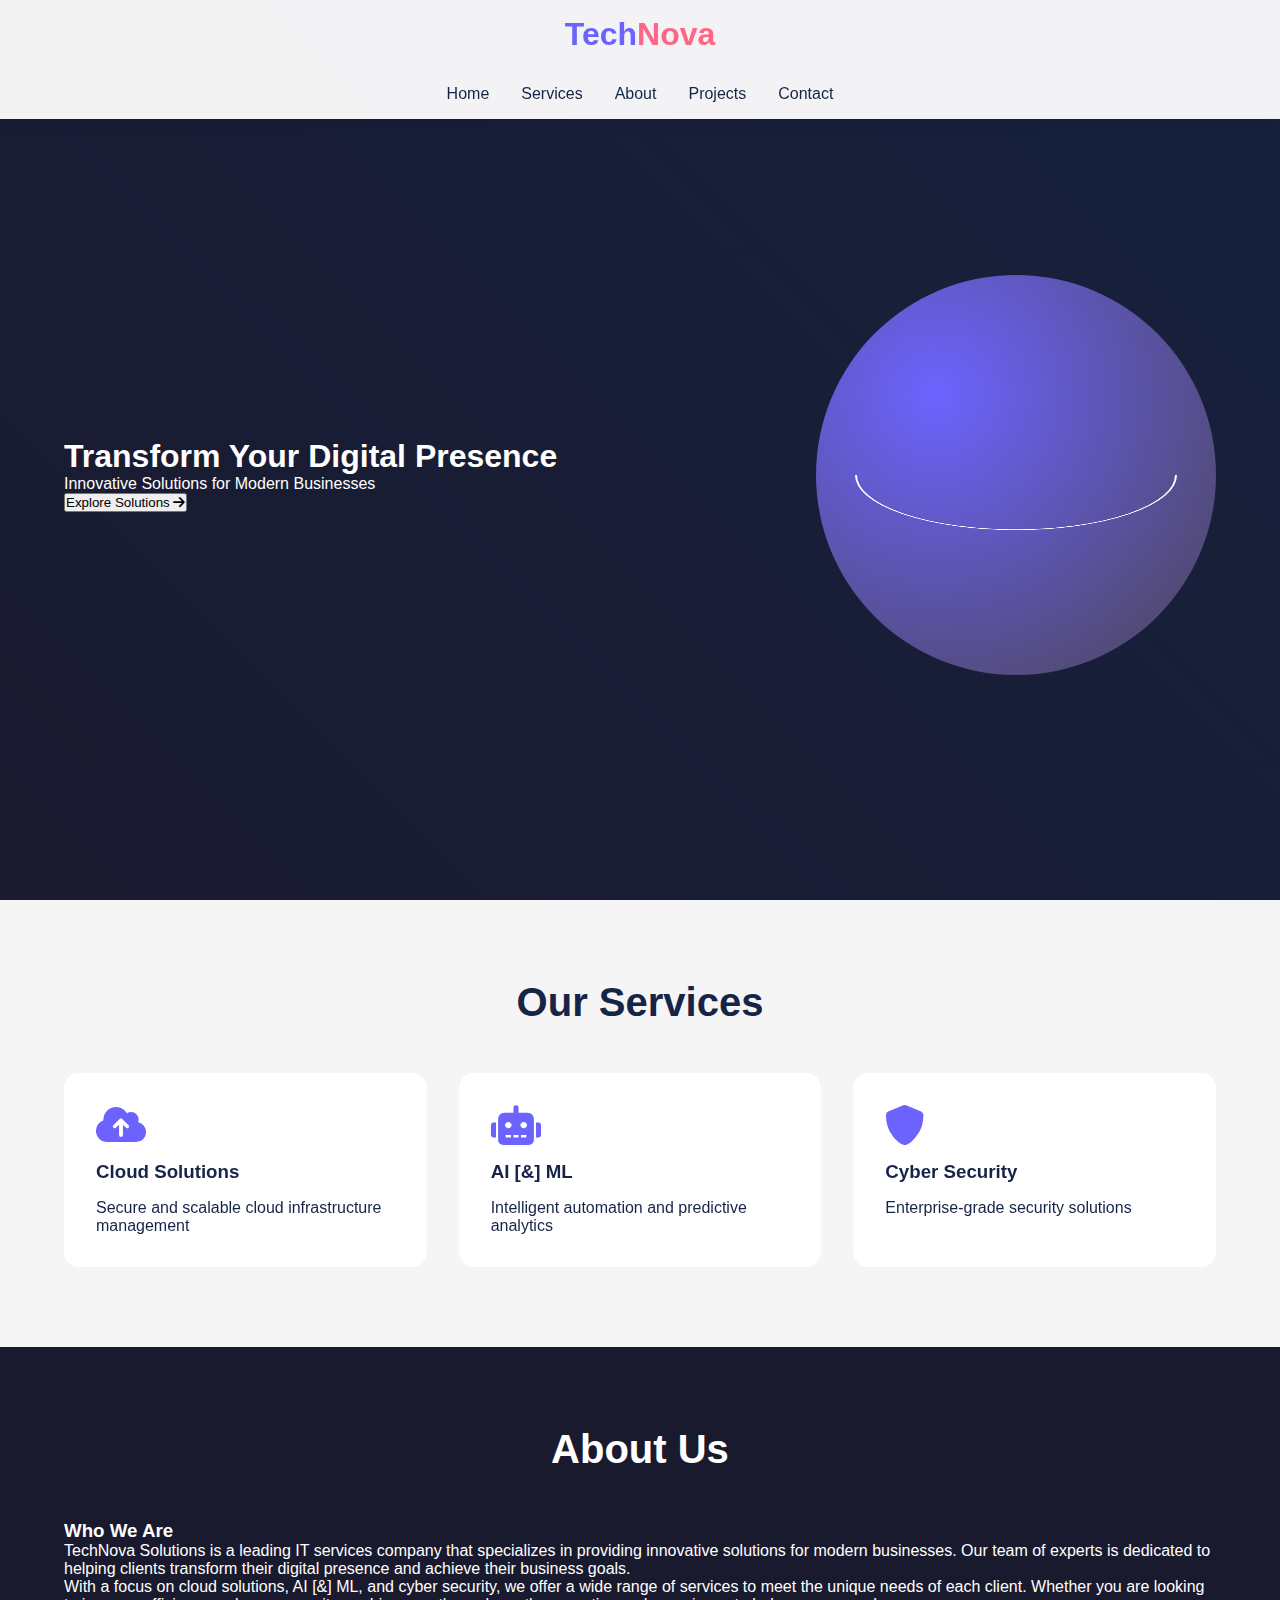
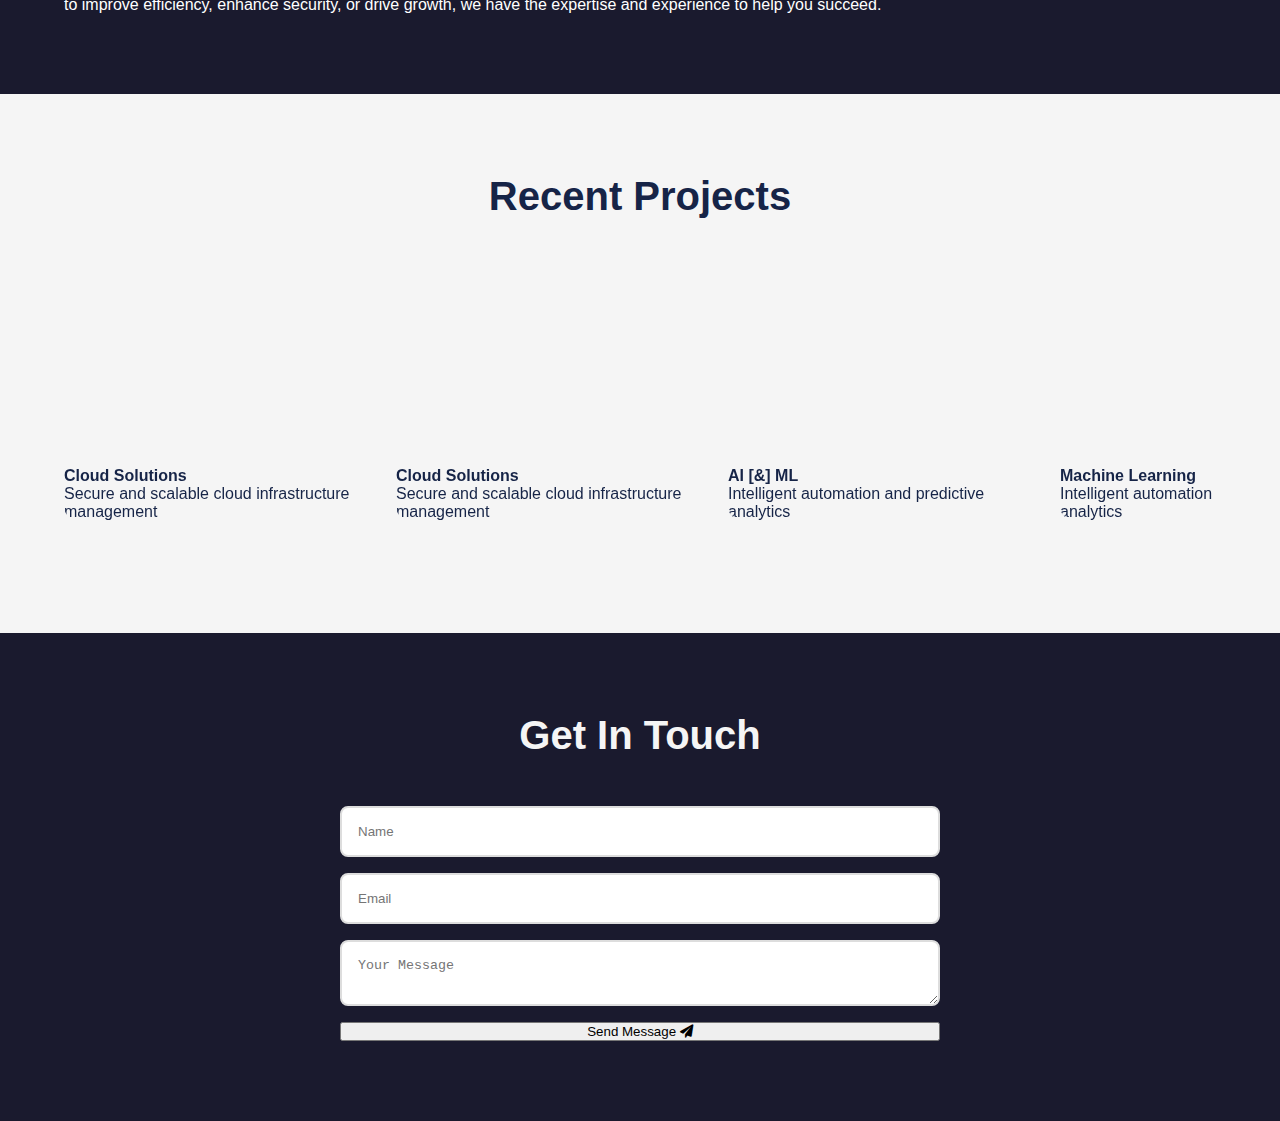
<file: assets/projects/IT-services/index.html>
<!DOCTYPE html>
<html lang="en">
<head>
    <meta charset="UTF-8">
    <meta name="viewport" content="width=device-width, initial-scale=1.0">
    <title>TechNova Solutions</title>
    <link rel="stylesheet" href="style.css">
    <link rel="stylesheet" href="https://cdnjs.cloudflare.com/ajax/libs/font-awesome/6.0.0/css/all.min.css">
</head>
<body>
    <!-- Loading Screen -->
    <div class="loader">
        <div class="hexagon"></div>
    </div>

    <!-- Header -->
    <header class="header">
        <nav class="navbar">
            <div class="logo">
                <span class="tech">Tech</span><span class="nova">Nova</span>
            </div>
            <ul class="nav-links">
                <li><a href="#home">Home</a></li>
                <li><a href="#services">Services</a></li>
                <li><a href="#about">About</a></li>
                <li><a href="#projects">Projects</a></li>
                <li><a href="#contact">Contact</a></li>
            </ul>
        </nav>
    </header>

    <!-- Hero Section -->
    <section id="home" class="hero">
        <div class="hero-content">
            <h1 class="hero-title">Transform Your Digital Presence</h1>
            <p class="hero-subtitle">Innovative Solutions for Modern Businesses</p>
            <button class="cta-btn">Explore Solutions <i class="fas fa-arrow-right"></i></button>
        </div>
        <div class="hero-image">
            <div class="globe"></div>
        </div>
    </section>

    <!-- Services Section -->
    <section id="services" class="services">
        <h2 class="section-title">Our Services</h2>
        <div class="services-grid">
            <div class="service-card">
                <i class="fas fa-cloud-upload-alt"></i>
                <h3>Cloud Solutions</h3>
                <p>Secure and scalable cloud infrastructure management</p>
            </div>
            <div class="service-card">
                <i class="fas fa-robot"></i>
                <h3>AI [&] ML</h3>
                <p>Intelligent automation and predictive analytics</p>
            </div>
            <div class="service-card">
                <i class="fas fa-shield-alt"></i>
                <h3>Cyber Security</h3>
                <p>Enterprise-grade security solutions</p>
            </div>
        </div>
    </section>

    <section id="about" class="about">
        <h2 class="section-title">About Us</h2>
        <div class="about-content">
            <div class="about-text">
                <h3>Who We Are</h3>
                <p>TechNova Solutions is a leading IT services company that specializes in providing innovative solutions for modern businesses. Our team of experts is dedicated to helping clients transform their digital presence and achieve their business goals.</p>
                <p>With a focus on cloud solutions, AI [&] ML, and cyber security, we offer a wide range of services to meet the unique needs of each client. Whether you are looking to improve efficiency, enhance security, or drive growth, we have the expertise and experience to help you succeed.</p>
            </div>
            <div class="about-image"></div>
        </div>
    </section>

    <!-- Projects Section -->
    <section id="projects" class="projects">
        
        <h2 class="section-title">
            Recent Projects
        </h2>

        <div class="project-carousel">
            <div class="project-card">
                <div class="project-image" style="background-image: url('https://miro.medium.com/v2/resize:fit:1358/1*MYrkt1lvCnZ1olMs3npi1w.png');"></div>
                <div class="project-info">
                    <h4>Cloud Solutions</h4>
                    <p>Secure and scalable cloud infrastructure management</p>
                </div>
            </div>
            <div class="project-card">
                <div class="project-image" style="background-image: url('https://assets.awwwards.com/awards/element/2022/05/627be98fa9616400863515.png');"></div>
                <div class="project-info">
                    <h4>Cloud Solutions</h4>
                    <p>Secure and scalable cloud infrastructure management</p>
                </div>
            </div>
            <div class="project-card">
                <div class="project-image" style="background-image: url('https://i.ytimg.com/vi/vEV6yelPLcU/maxresdefault.jpg');"></div>
                <div class="project-info">
                    <h4>AI [&] ML</h4>
                    <p>Intelligent automation and predictive analytics</p>
                </div>
            </div>
            <div class="project-card">
                <div class="project-image" style="background-image: url('https://d1csarkz8obe9u.cloudfront.net/posterpreviews/artificial-intelligence-ai-thumbnail-youtub-design-template-fa52a570b79aa0f91348d0ea92f51cb7_screen.jpg?ts=1682812714');"></div>
                <div class="project-info">
                    <h4>Machine Learning</h4>
                    <p> Intelligent automation and predictive analytics</p>
                </div>
            </div>
            <div class="project-card">
                <div class="project-image" style="background-image: url('https://th.bing.com/th/id/OIP.fuY-7WOV22ousXP7BJUiJwHaE8?rs=1&pid=ImgDetMain');"></div>
                <div class="project-info">
                    <h4>Cyber Security</h4>
                    <p>Enterprise-grade security solutions</p>
                </div>
            </div>
            <!-- we can add more project cards as required -->
        </div>
    </section>

    <!-- Contact Section -->
    <section id="contact" class="contact">

        <h2 class="section-title">
            Get In Touch
        </h2>

        <form class="contact-form">
            <input type="text" placeholder="Name" required>
            <input type="email" placeholder="Email" required>
            <textarea placeholder="Your Message" required></textarea>
            <button type="submit" class="cta-btn">Send Message <i class="fas fa-paper-plane"></i></button>
        </form>
    </section>

    <script src="script.js"></script>
</body>
</html>
</file>
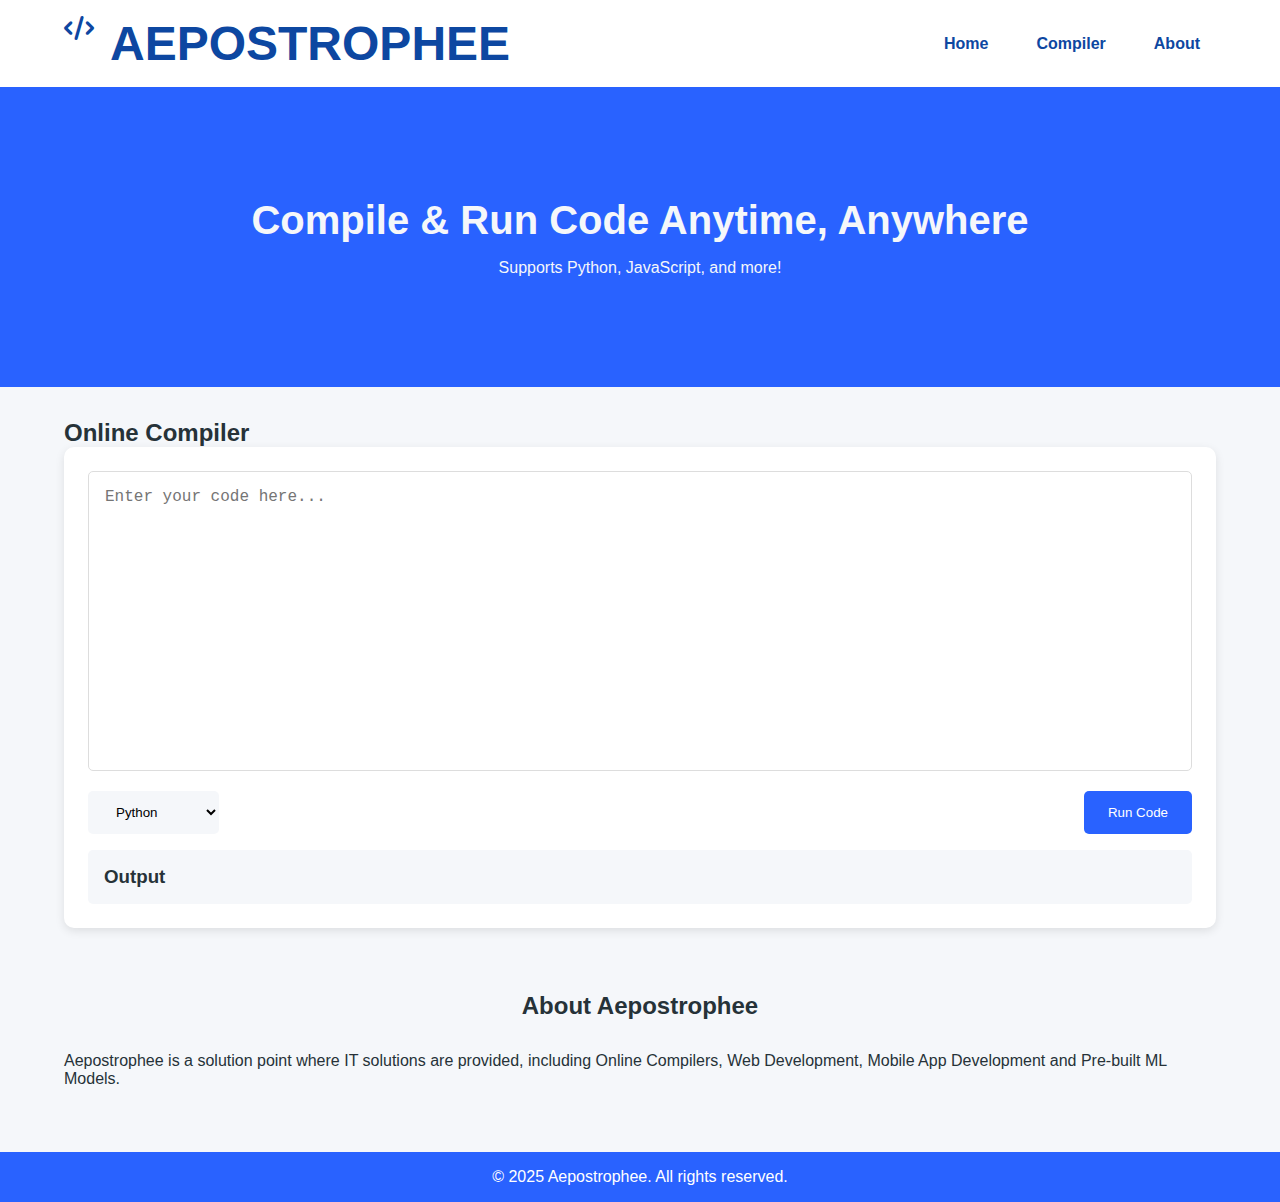
<file: assets/projects/online-compiler/index.html>
<!DOCTYPE html>
<html lang="en">
<head>
    <meta charset="UTF-8">
    <meta name="viewport" content="width=device-width, initial-scale=1.0">
    <title>Aepostrophee - Online Compiler</title>
    <link rel="stylesheet" href="style.css">
    <link rel="stylesheet" href="https://cdnjs.cloudflare.com/ajax/libs/font-awesome/6.0.0/css/all.min.css">
</head>
<body>
    <!-- Navigation -->
    <nav class="navbar">
        <div class="logo">
            <i class="fas fa-code"></i>
            <h1>Aepostrophee</h1>
        </div>
        <ul class="nav-links">
            <li><a href="#home">Home</a></li>
            <li><a href="#compiler">Compiler</a></li>
            <li><a href="#about">About</a></li>
        </ul>
    </nav>

    <!-- Hero Section -->
    <section id="home" class="hero">
        <div class="hero-content">
            <h2>Compile & Run Code Anytime, Anywhere</h2>
            <p>Supports Python, JavaScript, and more!</p>
        </div>
    </section>

    <!-- Compiler Section -->
    <section id="compiler" class="compiler-section">
        <h2>Online Compiler</h2>
        <div class="compiler-container">
            <div class="code-editor">
                <textarea id="codeInput" placeholder="Enter your code here..."></textarea>
            </div>
            <div class="compiler-controls">
                <select id="languageSelect">
                    <option value="python">Python</option>
                    <option value="javascript">JavaScript</option>
                </select>
                <button id="runCode">Run Code</button>
            </div>
            <div class="output-container">
                <h3>Output</h3>
                <pre id="output"></pre>
            </div>
        </div>
    </section>

    <!-- About Section -->
    <section id="about" class="about-section">
        <h2>About Aepostrophee</h2>
        <p>Aepostrophee is a solution point where IT solutions are provided, including <span>Online Compilers</span>, 
            <span>Web Development</span>, <span>Mobile App Development</span> and <span>Pre-built ML Models</span>.</p>
    </section>

    <!-- Footer -->
    <footer>
        <p>&copy; 2025 Aepostrophee. All rights reserved.</p>
    </footer>

    <script src="script.js"></script>
</body>
</html>
</file>
<file: assets/projects/CampusConnect/style.css>
:root {
    --primary-color: #1DA1F2;
    --bg-color: #ffffff;
    --text-color: #000000;
    --border-color: #e0e0e0;
    --card-bg: #f5f8fa;
}

[data-theme="dark"] {
    --bg-color: #15202B;
    --text-color: #ffffff;
    --border-color: #38444d;
    --card-bg: #192734;
}

* {
    margin: 0;
    padding: 0;
    box-sizing: border-box;
    transition: background-color 0.3s, color 0.3s;
}

body {
    background-color: var(--bg-color);
    color: var(--text-color);
    font-family: 'Segoe UI', sans-serif;
}

.navbar {
    display: flex;
    justify-content: space-between;
    align-items: center;
    padding: 1rem 2rem;
    border-bottom: 1px solid var(--border-color);
    position: sticky;
    top: 0;
    background-color: var(--bg-color);
    z-index: 100;
}

.search-bar {
    padding: 0.8rem;
    border-radius: 20px;
    border: 1px solid var(--border-color);
    width: 400px;
    background-color: var(--card-bg);
}

.container {
    display: grid;
    grid-template-columns: 1fr 2fr 1fr;
    gap: 2rem;
    padding: 2rem;
}

.sidebar {
    position: sticky;
    top: 100px;
    height: fit-content;
}

.profile-card {
    background-color: var(--card-bg);
    padding: 1.5rem;
    border-radius: 15px;
    text-align: center;
}

.profile-pic {
    width: 40px;
    height: 40px;
    border-radius: 50%;
}

.profile-pic-large {
    width: 80px;
    height: 80px;
    border-radius: 50%;
    margin-bottom: 1rem;
}

.create-post {
    background-color: var(--card-bg);
    padding: 1rem;
    border-radius: 15px;
    margin-bottom: 2rem;
}

.create-post textarea {
    width: 100%;
    padding: 1rem;
    border: none;
    border-radius: 10px;
    margin-bottom: 1rem;
    background-color: var(--bg-color);
    color: var(--text-color);
}

.post-btn {
    background-color: var(--primary-color);
    color: white;
    border: none;
    padding: 0.5rem 1.5rem;
    border-radius: 20px;
    cursor: pointer;
    float: right;
}

.post {
    background-color: var(--card-bg);
    padding: 1.5rem;
    border-radius: 15px;
    margin-bottom: 1rem;
}

.post-header {
    display: flex;
    align-items: center;
    margin-bottom: 1rem;
}

.post-content {
    margin-bottom: 1rem;
}

.post-actions {
    display: flex;
    gap: 2rem;
}

.theme-btn {
    background: none;
    border: none;
    font-size: 1.5rem;
    cursor: pointer;
    margin-right: 1rem;
}

@media (max-width: 1200px) {
    .container {
        grid-template-columns: 1fr;
    }
    
    .sidebar {
        display: none;
    }
}
</file>
<file: assets/projects/IT-services/style.css>
:root {
    --primary-color: #6C63FF;
    --secondary-color: #FF6584;
    --dark-bg: #1A1A2E;
    --light-bg: #F5F5F5;
    --text-dark: #162447;
    --text-light: #FFFFFF;
}

* {
    margin: 0;
    padding: 0;
    box-sizing: border-box;
}

body {
    font-family: 'Poppins', sans-serif;
    background: var(--light-bg);
    color: var(--text-dark);
    overflow-x: hidden;
}

/* Animations */
@keyframes float {
    0% { transform: translateY(0px); }
    50% { transform: translateY(-20px); }
    100% { transform: translateY(0px); }
}

@keyframes rotate {
    from { transform: rotate(0deg); }
    to { transform: rotate(360deg); }
}

.loader {
    position: fixed;
    width: 100%;
    height: 100%;
    background: var(--dark-bg);
    display: flex;
    justify-content: center;
    align-items: center;
    z-index: 1000;
    transition: opacity 0.5s;
}

.hexagon {
    width: 60px;
    height: 60px;
    background: var(--primary-color);
    clip-path: polygon(50% 0%, 100% 25%, 100% 75%, 50% 100%, 0% 75%, 0% 25%);
    animation: rotate 2s linear infinite;
}

.header {
    background: rgba(255,255,255,0.95);
    backdrop-filter: blur(10px);
    position: fixed;
    width: 100%;
    z-index: 100;
    box-shadow: 0 2px 15px rgba(0,0,0,0.1);
}

.hero {
    padding: 150px 5% 100px;
    min-height: 100vh;
    display: flex;
    align-items: center;
    justify-content: space-between;
    background: linear-gradient(45deg, var(--dark-bg), #16213E);
    color: var(--text-light);
}

.service-card {
    background: white;
    padding: 2rem;
    border-radius: 15px;
    transition: transform 0.3s, box-shadow 0.3s;
    transform-style: preserve-3d;
}

.service-card:hover {
    transform: translateY(-10px) rotateX(10deg);
    box-shadow: 0 15px 30px rgba(0,0,0,0.2);
}

.glow {
    position: absolute;
    width: 200px;
    height: 200px;
    background: radial-gradient(var(--primary-color), transparent 70%);
    filter: blur(60px);
    z-index: -1;
}

/* 3D Effects */
.globe {
    width: 400px;
    height: 400px;
    background: radial-gradient(circle at 30% 30%, var(--primary-color), #4B4453);
    border-radius: 50%;
    position: relative;
    transform-style: preserve-3d;
    animation: float 6s ease-in-out infinite;
}

.globe::after {
    content: '';
    position: absolute;
    width: 100%;
    height: 100%;
    background: url('data:image/svg+xml;utf8,<svg viewBox="0 0 100 100" xmlns="http://www.w3.org/2000/svg"><circle cx="50" cy="50" r="40" stroke="white" stroke-width="0.5" fill="transparent"/></svg>');
    transform: rotateX(70deg);
}

.nav-links {
    display: flex;
    gap: 2rem;
    list-style: none;
    justify-content: center;
    padding: 1rem;
}

.nav-links a {
    color: var(--text-dark);
    text-decoration: none;
    font-weight: 500;
    position: relative;
    padding: 0.5rem 0;
}

.nav-links a::after {
    content: '';
    position: absolute;
    bottom: 0;
    left: 0;
    width: 0;
    height: 2px;
    background: var(--primary-color);
    transition: width 0.3s ease;
}

.nav-links a:hover::after {
    width: 100%;
}

.logo {
    justify-self: center;
    padding:1rem;
    font-size: 2rem;
    font-weight: 700;
}

.tech {
    color: var(--primary-color);
}

.nova {
    color: var(--secondary-color);
}

/* Services Section */
.services {
    padding: 5rem 5%;
    background: var(--light-bg);
}

.section-title {
    text-align: center;
    font-size: 2.5rem;
    margin-bottom: 3rem;
    position: relative;
}

.services-grid {
    display: grid;
    grid-template-columns: repeat(auto-fit, minmax(300px, 1fr));
    gap: 2rem;
    perspective: 1000px;
}

.service-card {
    background: white;
    padding: 2rem;
    border-radius: 15px;
    transition: transform 0.3s, box-shadow 0.3s;
    transform-style: preserve-3d;
    position: relative;
    cursor: pointer;
}

.service-card i {
    font-size: 2.5rem;
    color: var(--primary-color);
    margin-bottom: 1rem;
    transition: color 0.3s;
}

.service-card h3 {
    margin-bottom: 1rem;
}

/* Projects Section */
.projects {
    padding: 5rem 5%;
    background: var(--light-bg);
    color: var(--text-dark);
}

.project-carousel {
    display: flex;
    gap: 2rem;
    overflow-x: auto;
    padding-bottom: 2rem;
}

.project-card {
    min-width: 300px;
    border-radius: 15px;
    overflow: hidden;
    position: relative;
    transform: translateZ(0);
}

.project-image {
    height: 200px;
    background-size: cover;
    background-position: center;
    transition: transform 0.3s;
}

.project-card:hover .project-image {
    transform: scale(1.1);
}

/* Contact Section */
.contact {
    padding: 5rem 5%;
    background: var(--dark-bg);
    color:var(--light-bg);
}

.contact-form {
    max-width: 600px;
    margin: 0 auto;
    display: grid;
    gap: 1rem;
    
}

.contact-form input,
.contact-form textarea {
    padding: 1rem;
    border: 2px solid #ddd;
    border-radius: 8px;
    transition: border-color 0.3s;
}

.contact-form input:focus,
.contact-form textarea:focus {
    border-color: var(--primary-color);
    outline: none;
}

/* Add these animations */
@keyframes slideUp {
    from {
        opacity: 0;
        transform: translateY(50px);
    }
    to {
        opacity: 1;
        transform: translateY(0);
    }
}

.service-card.show {
    animation: slideUp 0.6s ease forwards;
}

.project-card.show {
    animation: slideUp 0.6s ease forwards;
}

/* Enhance hover effects */
.service-card:hover {
    transform: translateY(-10px) rotateX(10deg) scale(1.05);
    box-shadow: 0 25px 50px rgba(0,0,0,0.15);
}

.service-card:hover i {
    color: var(--secondary-color);
}

.about{
    padding: 5rem 5%;
    background: var(--dark-bg);
    color: var(--text-light);
}
</file>
<file: assets/projects/online-compiler/style.css>
:root {
    --primary-color: #2962FF;
    --secondary-color: #0D47A1;
    --light-bg: #F5F7FA;
    --dark-text: #263238;
    --light-text: #F5F7FA;
}

* {
    margin: 0;
    padding: 0;
    box-sizing: border-box;
}

body {
    font-family: 'Arial', sans-serif;
    background-color: var(--light-bg);
    color: var(--dark-text);
}

.navbar {
    display: flex;
    justify-content: space-between;
    align-items: center;
    padding: 1rem 5%;
    background: white;
    box-shadow: 0 2px 5px rgba(0,0,0,0.1);
}

.navbar .logo {
    display:flex;
    flex-direction:row;
    gap:1rem;
    font-size: 1.5rem;
    text-transform: uppercase;
    color: var(--secondary-color);
}

.navbar ul {
    
    display: flex;
    flex-direction: row;
    gap: 1rem;
    list-style: none;
}

.navbar ul li a {
    padding: 0.5rem 1rem;
    border-radius: 10px;
    display: inline-block;
    transition: transform 0.3s ease;
    color: var(--secondary-color);
    font-weight: bold;
    text-decoration: none;
}

.navbar ul li a:hover {
    color: var(--light-text);
    background-color: var(--secondary-color);
    transform: scale(1.1);
    border-radius: 10px;
}

.hero {
    /*background: url('hero-bg.jpg') no-repeat center center/cover;*/
    height: 300px;
    display: flex;
    align-items: center;
    justify-content: center;
    text-align: center;
    color: var(--light-text);
    background-color: var(--primary-color);
}

.hero-content h2 {
    font-size: 2.5rem;
    margin-bottom: 1rem;
}

.compiler-section {
    padding: 2rem 5%;
}

.compiler-container {
    background: white;
    border-radius: 10px;
    box-shadow: 0 3px 10px rgba(0,0,0,0.1);
    padding: 1.5rem;
}

.code-editor textarea {
    width: 100%;
    height: 300px;
    padding: 1rem;
    border: 1px solid #ddd;
    border-radius: 5px;
    font-family: 'Courier New', monospace;
    font-size: 1rem;
    resize: none;
}

.compiler-controls {
    display: flex;
    justify-content: space-between;
    margin: 1rem 0;
}

.compiler-controls select,
.compiler-controls button {
    padding: 0.8rem 1.5rem;
    border: none;
    border-radius: 5px;
    cursor: pointer;
}

.compiler-controls select {
    background: var(--light-bg);
}

.compiler-controls button {
    background: var(--primary-color);
    color: white;
}

.compiler-controls button:hover {
    background: var(--secondary-color);
}

.output-container {
    background: var(--light-bg);
    padding: 1rem;
    border-radius: 5px;
    margin-top: 1rem;
}

.output-container pre {
    white-space: pre-wrap;
    word-wrap: break-word;
}

.about-section{
    height: 100%;
    padding: 2rem 5%;
    display: flex;
    flex-wrap: wrap;
    justify-content: space-between;
    align-items: center;
    gap: 2rem;
    flex-direction: column;
}

.about-content h2{
    color: var(--secondary-color);
}

.hidden {
    display: none;
}

footer {
    background: var(--primary-color);
    color: white;
    text-align: center;
    padding: 1rem;
    margin-top: 2rem;
}
</file>
<file: css/styles.css>
/* Basic Reset */
* {
    margin: 0;
    padding: 0;
    box-sizing: border-box;
    }
    
    body {
    font-family: Arial, sans-serif;
    background-color: #1a1a1a;
    color: #fff;
    line-height: 1.6;
    }
    
    header {
    display: flex;
    justify-content: center;
    align-items: center;
    padding: 40px 50px;
    background-color: #1a1a1a;
    }
    
    header nav {
    background-color: #333;
    border: 2px solid #ff4500;
    padding: 10px 20px;
    border-radius: 10px;
    display: flex;
    flex-direction: row;
    }
    
    nav .nav-item {
    color: #fff;
    font-style: normal; /* Changed 'none' to 'normal' for clarity */
    margin: 0 15px;
    padding: 10px; /* Padding for better spacing */
    box-sizing: border-box; /* Ensures padding doesn't affect total size */
    position: relative; /* Required for relative positioning */
    transition: all 0.3s ease; /* Smooth transitions for hover effects */
    display: flex; /* Added to align content properly */
    align-items: center; /* Centers icon and text vertically */
    justify-content: center; /* Centers content horizontally */
    
    }
    
    nav .nav-item:hover {
    background-color: #ff5800; /* Highlight background on hover */
    font-weight: bold;
    transform: scale(1.1); /* Slight scaling effect */
    transition: transform 0.3s ease, background-color 0.3s ease; /* Smooth transition */
    }
    
    
    
    nav .nav-item span {
    display: inline-block; /* Ensures proper inline layout */
    margin-left: 5px; /* Adds spacing between icon and text */
    
    }
    
    nav .nav-item i {
    display: none;
    /**font-size: 1.2rem; /* Adjust icon size for better visibility 
    width: auto;*/
    
    }
    
    nav .nav-item:hover i {
    transform: scale(1.2); /* Slight scaling effect on hover */
    }
    
    .hero {
    display: flex;
    flex-direction: column;
    align-items: center;
    padding: 20px;
    }
    
    .hero .container{
    display: flex;
    flex-direction: row;
    align-items: center;
    justify-content: center;
    padding: 20px;
    gap:30vw;
    }
    
    
    .hero .content {
    width: 50vh;
    padding:2%;
    }
    
    
    .hero p {
    margin-bottom: 20px;
    font-size: 18px;
    }
    
    .hero h1 {
    max-width:100%;
    font-size: 3rem;
    margin-bottom: 10px;
    color: #ff4500;
    }

    .hero h3 {
    max-width:100%;
    font-size: 2rem;
    margin-bottom: 20px;
    color: #ff4500;
    }

    .hero h5 {
    max-width:100%;
    font-size: 1.5rem;
    margin-left:10px;
    margin-bottom: 20px;
    color: #888;
    }
    
    
    .hero .buttons{
    display: flex;
    flex-direction: row;
    flex-wrap: wrap;
    gap: 20px;
    }
    
    .hero .buttons a {
    padding: 10px 20px;
    text-decoration: none;
    border-radius: 5px;
    margin-right: 15px;
    font-weight: bold;
    }
    
    
    .btn-primary {
    background-color: #ff4800;
    color: #fff;
    }
    
    .btn-secondary {
    background-color: transparent;
    color: #fff;
    border: 2px solid #fff;
    }
    
    .hero .stats {
    display: flex;
    justify-content: center;
    margin-top: 50px;
    background-color: #333;
    padding-left: 40px;
    padding-right: 40px;
    clear:both;
    border-radius: 10px;
    float:left;
    }
    
    .hero .stats div {
    text-align: center;
    padding:30px;
    }
    
    .hero .stats div h3 {
    font-size: 24px;
    color: #ff4500;
    }
    
    .hero .stats div p {
    font-size: 16px;
    }
    
    .services {
    padding: 50px;
    text-align: center;
    
    }
    
    .services h2 {
    font-size: 36px;
    margin-bottom: 20px;
    color: #fff;
    }
    
    .services p {
    margin-bottom: 40px;
    font-size: 18px;
    color: #aaa;
    }
    
    .service-cards {
    display: grid;
    grid-template-columns: repeat(auto-fit, minmax(250px, 1fr));
    gap: 20px;
    }
    
    .service-card {
    background-color: #222;
    padding: 20px;
    border-radius: 10px;
    text-align: center;
    }
    
    .service-card h3 {
    font-size: 20px;
    margin: 20px 0;
    color: #ff4500;
    }
    
    .service-card p {
    color: #aaa;
    }
    
    .service-card i {
    font-size: 40px;
    color: #888; /* Adjust this value for the desired icon color */
    }
    
    .about {
    padding: 50px;
    text-align: center;
    display: flex;
    flex-direction: column;
    align-items: center;
    }
    
    .about h2 {
    width:100%;
    font-size: 36px;
    margin-bottom: 20px;
    color: #fff;
    }
    
    .about p {
    margin-bottom: 20px;
    font-size: 18px;
    color: #aaa;
    }
    
    .about-content {
    display: flex;
    flex-wrap: wrap;
    align-items: center;
    justify-content: center;
    text-align: left;
    padding:5%;
    }
    
    .about-content .image {
    flex: 1;
    max-width: 400px;
    margin: 20px;
    }
    
    .about-content .text {
    display: flex;
    flex-direction: column;
    justify-content: center;
    align-items: center;
    font-size:18px;
    flex: 2;
    margin: 20px;
    padding-left:30px;
    padding-right:30px;
    }
    
    .about-content .text p {
    color: #aaa;
    font-size:18px;
    }
    
    .download-cv {
    display: inline-block;
    padding: 10px 20px;
    margin-top: 20px;
    background-color: #ff4500;
    color: #fff;
    text-decoration: none;
    border-radius: 5px;
    font-weight: bold;
    }
    
    .skill-section {
    padding: 50px;
    background-color: #1a1a1a;
    }
    
    .skill-section h2 {
    text-align: center;
    font-size: 36px;
    color: #fff;
    margin-bottom: 30px;
    }
    
    .skill-container {
    display: flex;
    flex-wrap:wrap;
    gap: 5%;
    justify-content: center;
    align-items: center;
    background-color: #1a1a1a;
    padding: 20px;
    }
    
    .skill {
    text-align: center;
    color: white;
    font-family: Arial, sans-serif;
    position: relative;
    padding:1%;
    }
    
    .icon-container {
    position: relative;
    width: 100px;
    height: 100px;
    display: flex;
    justify-content: center;
    align-items: center;
    }
    
    .skill svg {
    position: relative;
    width: 140px;
    height: 140px;
    transform: rotate(90deg);
    }
    
    .skill .icon {
    position: absolute;
    top: 50%;
    left: 50%;
    transform: translate(-50%, -50%);
    font-size: 40px;
    color: #888; /* Adjust this value for the desired icon color */
    }
    
    .skill p {
    margin-top: 5px;
    font-size: 14px;
    color: #aaa;
    }
    
    .skill r {
    margin-top: 5px;
    font-size: 14px;
    font-weight: bold;
    color: #ff4800;
    }
    
    .circle-bg {
    fill: none;
    stroke: #333;
    stroke-width: 3.8;
    }
    
    .circle {
    fill: none;
    stroke: #ff4500;
    stroke-width: 3.8;
    stroke-linecap: round;
    transform: rotate(-90deg);
    transform-origin: center;
    transition: stroke-dasharray 0.3s ease;
    }
    
    .portfolio {
    padding: 50px;
    text-align: center;    
    }
    
    .portfolio-buttons {
    
    margin:20px;
    display:flex;
    flex-direction: row;
    flex-wrap:wrap;
    align-items: center;
    justify-content: center;
    gap:20px;
    }
    
    .portfolio-button {
    padding: 10px;
    font-size:15px;
    background-color: #1a1a1a;
    /*color:#ff4500;*/
    color:#fff;
    border-radius:10px;
    }
    
    .portfolio-button:hover{
    background-color: #ff5800;
    transition: background-color 0.3s ease;
    cursor:pointer;
    }
    
    .cards {
    display: grid;
    grid-template-columns: repeat(auto-fit, minmax(450px, 0.7fr));
    gap: 20px;
    }
    
    .portfolio-card {
    
    background-color: #222;
    padding: 2px;
    border-radius: 10px;
    text-align: center; 
    border: 2px solid #ff4500; /* Corrected border */
        
    }
    
    .portfolio-card .imgbox {
    width: 100%;
    height: auto; /* 700px Define height */
    border-radius: 10px;
    overflow: hidden; /* Ensure image doesn't overflow */
    position: relative; /* Position for the hover effect */
    }
    
    .portfolio-card .imgbox img {
    width: 100%; 
    height: 100%; 
    object-fit:cover; 
    /*object-position: 50% 90%;
    border-radius: 10px;*/
    transition: 0.5s ease-in-out; 
    }
    
    .portfolio-card .imgbox::after {
    content: "";
    position: absolute;
    top: 0; 
    left: 0; 
    right: 0; 
    bottom: 0; 
    border: 2px solid white; /* Border color */
    border-radius: 10px;
    opacity: 0; /* Initially hidden */
    transition: opacity 0.4s ease-in-out, inset 0.4s ease-in-out; /* Transition for opacity and inset */
    }
    
    .portfolio-card:hover .imgbox::after {
    opacity: 1; 
    inset: 10px; /* Create a border effect by adjusting inset */
    }
    
    .portfolio-card:hover .imgbox img {
    filter: grayscale(1) brightness(0.4);
    }
    
    
    .portfolio-card .content {
    position: absolute; /* Position the content absolutely */
    top: 50%; /* Center the content vertically */
    left: 50%; /* Center the content horizontally */
    transform: translate(-50%, -50%); /* Adjust the content position */
    text-align: center; /* Center the content horizontally */
    color: #FFFFFF; /* Content color (white in this case) */
    font-size: 20px;
    opacity: 0; /* Initially hide the content */
    transition: opacity 0.4s ease-in-out; /* Transition for opacity */
    }
    
    .portfolio-card:hover .content {
    opacity: 1; /* Show the content on hover */
    pointer-events: auto; /* Allow interaction */
    }
    
    .portfolio-card:hover .content p {
    font-size:10px;
    opacity: 1; 
    transform: translateY(0);
    }
    
    .portfolio h2 {
    width:100%;
    font-size: 36px;
    margin-bottom: 20px;
    color: #fff;
    }
    
    .portfolio-card h3 {
    font-size: 20px;
    margin: 20px 0;
    color: #ff4500;
    }
    
    .portfolio p {
    margin-bottom: 20px;
    font-size: 18px;
    color: #aaa;
    }
    
    
    .portfolio-card p {
    color: #ff4500;
    font-weight: bold;
    margin-bottom: 10px;
    }
    
    .portfolio-card .textdetails{
    max-width: 100%;
    padding:1px;
    font-size:13px;
    }


    /*.portfolio-card .icons a {
    text-decoration: none; /* Remove underline 
    color: white; /* Default text color 
    font-size: 16px;
    display: flex;
    align-items: center;
    gap: 8px;
    transition: transform 0.3s ease, color 0.3s ease;
    cursor: pointer;
    pointer-events: auto; /* Ensure the links are clickable 
    }
    
    .portfolio-card .icons a:hover {
    color: #ff4500;
    }
    
    .portfolio-card .icons a:hover i {
    transform: scale(1.2);
    color: #ff4500;
    }*/
    
    .p_icons {
    
    display: flex;
    flex-direction: row;
    justify-content: center;
    align-items: center;
    margin-top: 5px;
    gap:20px;
    }
    
    .p_icons i {
    text-decoration:none;
    font-size: 24px;
    margin:10px;
    color: #888;
    transition: transform 0.3s ease;
    }
    
    .p_icons i:hover {
    transform: scale(1.2);
    cursor: pointer;
    }

    .p_icons .description {
    color: #aaa;
    font-size: 1px;
    
    }
        

    .recommendations {
    text-align: center;;
    padding:40px;
    }

    .recommendations h2 {
        font-size: 36px;
        margin-bottom: 20px;
        color: #fff;
    }

    .recommendations p {
        margin-bottom: 20px;
        font-size: 18px;
        color: #aaa;
        }

    .holder {
    display: flex;
    flex-direction: column;
    justify-content: center;
    align-items: center;
    flex-wrap:wrap;
    gap: 20px;
    padding: 0px;
    text-align:left;
    
    }
    
    .recommendations .recommendation-card {
        background-color: #222;
        padding: 20px;
        border-radius: 10px;
    }

    .recommendation-card .heading {
        font-size: 25px;
        font-weight: bold;
        color: #ff4500;
        /*color: #;*/
        margin:5px;
    }

    .heading i {
        font-size: 25px;
        color: #888;
        margin:5px;
    }

    .recommendation-card .bio{
        font-size: 16px;
        color: #aaa;
        margin:5px;
    }

    .recommendation-card .text{
        font-size: 18px;
        color: #fff;
        margin:5px;
    }
    /*.portfolio-card i {
    font-size: 40px;
    color: #888; /* Adjust this value for the desired icon color /
    }*/
    
    .contact {
    padding: 50px;
    text-align: center;
    }
    
    .contact h2 {
    font-size: 36px;
    margin-bottom: 20px;
    color: #fff;
    }
    
    .contact-form {
    background-color: #222;
    border-radius:10px;
    padding: 20px;
    display:flex;
    flex-direction: column;
    align-items: center;
    justify-content: center;
    gap: 20px;
    
    max-width: 500px;
    margin: 0 auto;
    }
    
    .contact p {
    margin-bottom: 20px;
    font-size: 18px;
    color: #aaa;
    }
    
    .contact-form label {
    font-size: 15px;
    color: #fff;
    }
    
    .contact-form input {
    width: 100%;
    padding: 10px;
    border-radius: 10px;
    background-color: #888;
    /*border: 1px solid #ff4500;*/
    }
    
    .contact-form textarea {
    width: 100%;
    padding: 10px;
    border-radius: 10px;
    background-color: #888;
    /*border: 1px solid #ff4500;*/
    }
    
    .contact-form button {
    font-size:18px;
    padding: 10px 20px;
    background-color: #ff4500;
    color: #fff;
    border: none;
    border-radius: 5px;
    font-weight: bold;
    cursor: pointer;
    transition: transform 0.3s ease;
    }
    
    .contact-form button:hover {
    transform: scale(1.2);
    }

     
    
    footer{
    padding: 20px;
    text-align: center;
    background-color: #ff4500;
    color: #fff;
    font-size: 20px;
    }
    
    footer footer-content{
    display: flex;
    justify-content: center;
    align-items: center;
    
    }
    
    .social-icons {
    display: flex;
    justify-content: center;
    align-items: center;
    margin-top: 20px;
    gap: 20px;
    }
    
    .social-icons i {
    font-size: 24px;
    color: #fff;
    transition: transform 0.3s ease;
    }
    
    .social-icons i:hover {
    transform: scale(1.2);
    
    }
    
    @media (max-width: 768px) {
    nav .nav-item {
        padding: 5px; /* Reduce padding on smaller screens */
        justify-content: center; /* Center content */
    }
    
    nav .nav-item span {
        display: none; /* Hide text on smaller screens */
    }
    
    nav .nav-item i {
        font-size: 1.5rem; /* Increase icon size for better visibility */
        display: inline-block; /* Ensure icons remain visible */
        transition: transform 0.3s ease, font-size 0.3s ease; /* Smooth hover effect */
    }
    
    .hero {
        flex-direction: column;
    }
    
    
    .hero h1 {
        font-size: 32px;
    }
    
    .hero p {
        font-size: 16px;
    }
    
    .hero .container{
        flex-direction: column;
    }
    
    .hero .container .content{
        order: 2;
    }
    
    .about-content {
        flex-direction: column;
        text-align: center;
    }
    
    .about-content .text {
    font-size:18px;
    flex: 2;
    margin: 20px;
    padding-left:10px;
    padding-right:10px;
    }
    
    .about-content .text p {
    color: #aaa;
    font-size:18px;
    }
    
    .stats div h3 {
        font-size: 20px;
    }
    
    .stats div p {
        font-size: 14px;
    }
    
    .skill-card h3 {
        font-size: 16px;
    }
    
    .portfolio-card p{
        font-size:16px;
    }
    }
</file>
